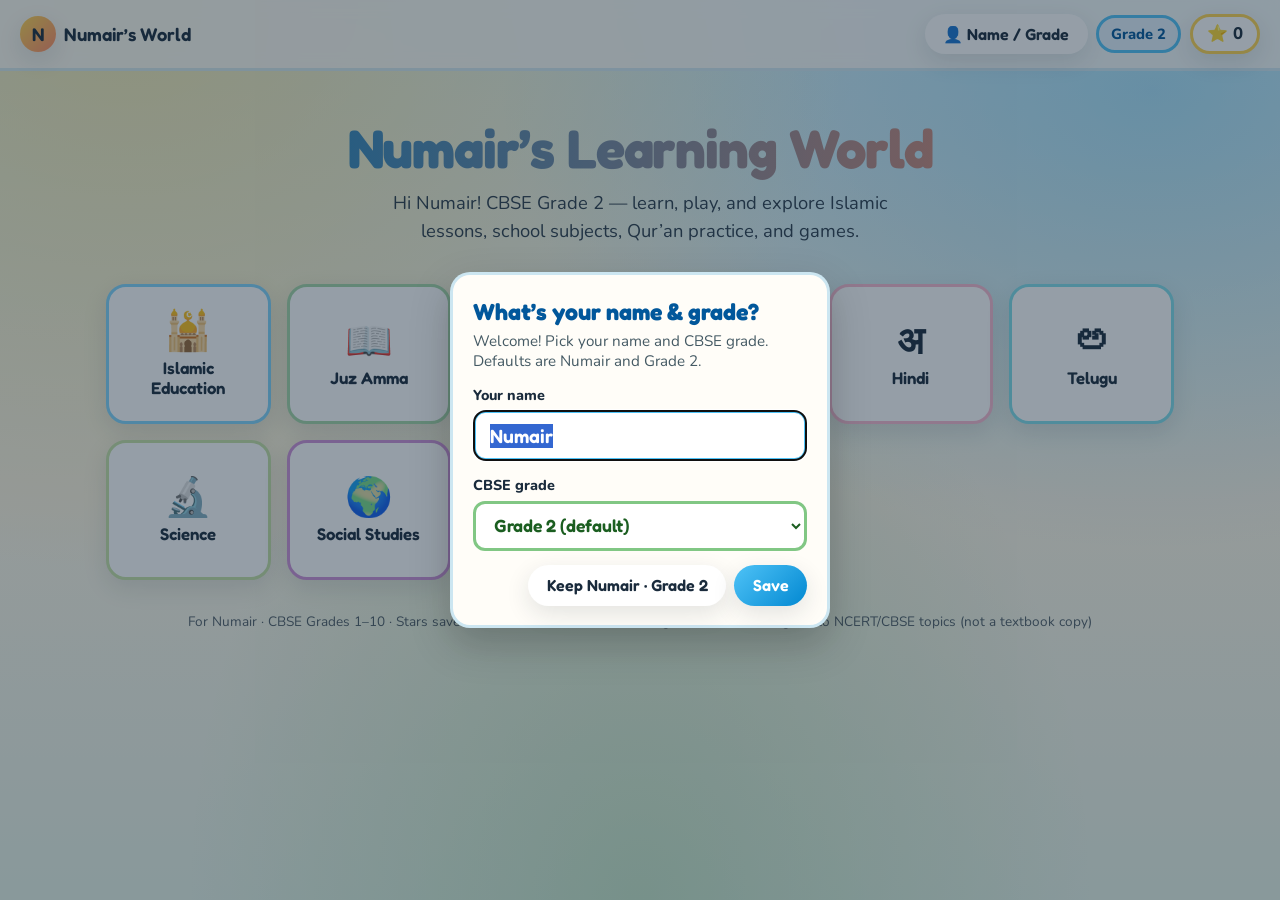
<file: index.html>
<!DOCTYPE html>
<html lang="en">
<head>
  <meta charset="UTF-8" />
  <meta name="viewport" content="width=device-width, initial-scale=1" />
  <title>Numair's Learning World</title>
  <link rel="preconnect" href="https://fonts.googleapis.com" />
  <link rel="preconnect" href="https://fonts.gstatic.com" crossorigin />
  <link href="https://fonts.googleapis.com/css2?family=Amiri:wght@400;700&family=Fredoka:wght@500;600;700&family=Nunito:wght@500;700;800&display=swap" rel="stylesheet" />
  <link rel="stylesheet" href="css/style.css" />
</head>
<body class="home-page">
  <header class="site-header">
    <a class="brand-link js-home" href="index.html">
      <span class="brand-mark" aria-hidden="true">N</span>
      <span><span class="js-kid-name-possessive">Numair’s</span> World</span>
    </a>
    <div class="header-tools">
      <button type="button" class="btn name-btn" id="btnChangeName" title="Change name or grade">👤 Name / Grade</button>
      <span class="grade-badge" title="CBSE grade"><span class="js-grade-label">Grade 2</span></span>
      <div class="stars-badge" title="Stars earned">⭐ <span id="starCount">0</span></div>
    </div>
  </header>

  <main class="page">
    <section class="hero">
      <h1><span class="js-kid-name-possessive">Numair’s</span> Learning World</h1>
      <p>Hi <span class="js-kid-name">Numair</span>! CBSE <span class="js-grade-label">Grade 2</span> — learn, play, and explore Islamic lessons, school subjects, Qur’an practice, and games.</p>
    </section>

    <nav class="tile-grid" aria-label="Main sections">
      <a class="tile" href="pages/islamic.html"><span class="icon" aria-hidden="true">🕌</span>Islamic Education</a>
      <a class="tile" href="pages/surahs.html"><span class="icon" aria-hidden="true">📖</span>Juz Amma</a>
      <a class="tile" href="pages/maths.html"><span class="icon" aria-hidden="true">🔢</span>Maths</a>
      <a class="tile" href="pages/english.html"><span class="icon" aria-hidden="true">Aa</span>English</a>
      <a class="tile" href="pages/hindi.html"><span class="icon" aria-hidden="true">अ</span>Hindi</a>
      <a class="tile" href="pages/telugu.html"><span class="icon" aria-hidden="true">అ</span>Telugu</a>
      <a class="tile" href="pages/science.html"><span class="icon" aria-hidden="true">🔬</span>Science</a>
      <a class="tile" href="pages/social-studies.html"><span class="icon" aria-hidden="true">🌍</span>Social Studies</a>
      <a class="tile" href="pages/gk.html"><span class="icon" aria-hidden="true">💡</span>General Knowledge</a>
      <a class="tile" href="pages/games.html"><span class="icon" aria-hidden="true">🎮</span>Games</a>
    </nav>

    <p class="footer-note">For <span class="js-kid-name">Numair</span> · CBSE Grades 1–10 · Stars saved on this device · Lessons are original summaries aligned to NCERT/CBSE topics (not a textbook copy)</p>
  </main>

  <script src="https://code.jquery.com/jquery-3.7.1.min.js"></script>
  <script src="js/app.js"></script>
</body>
</html>
</file>
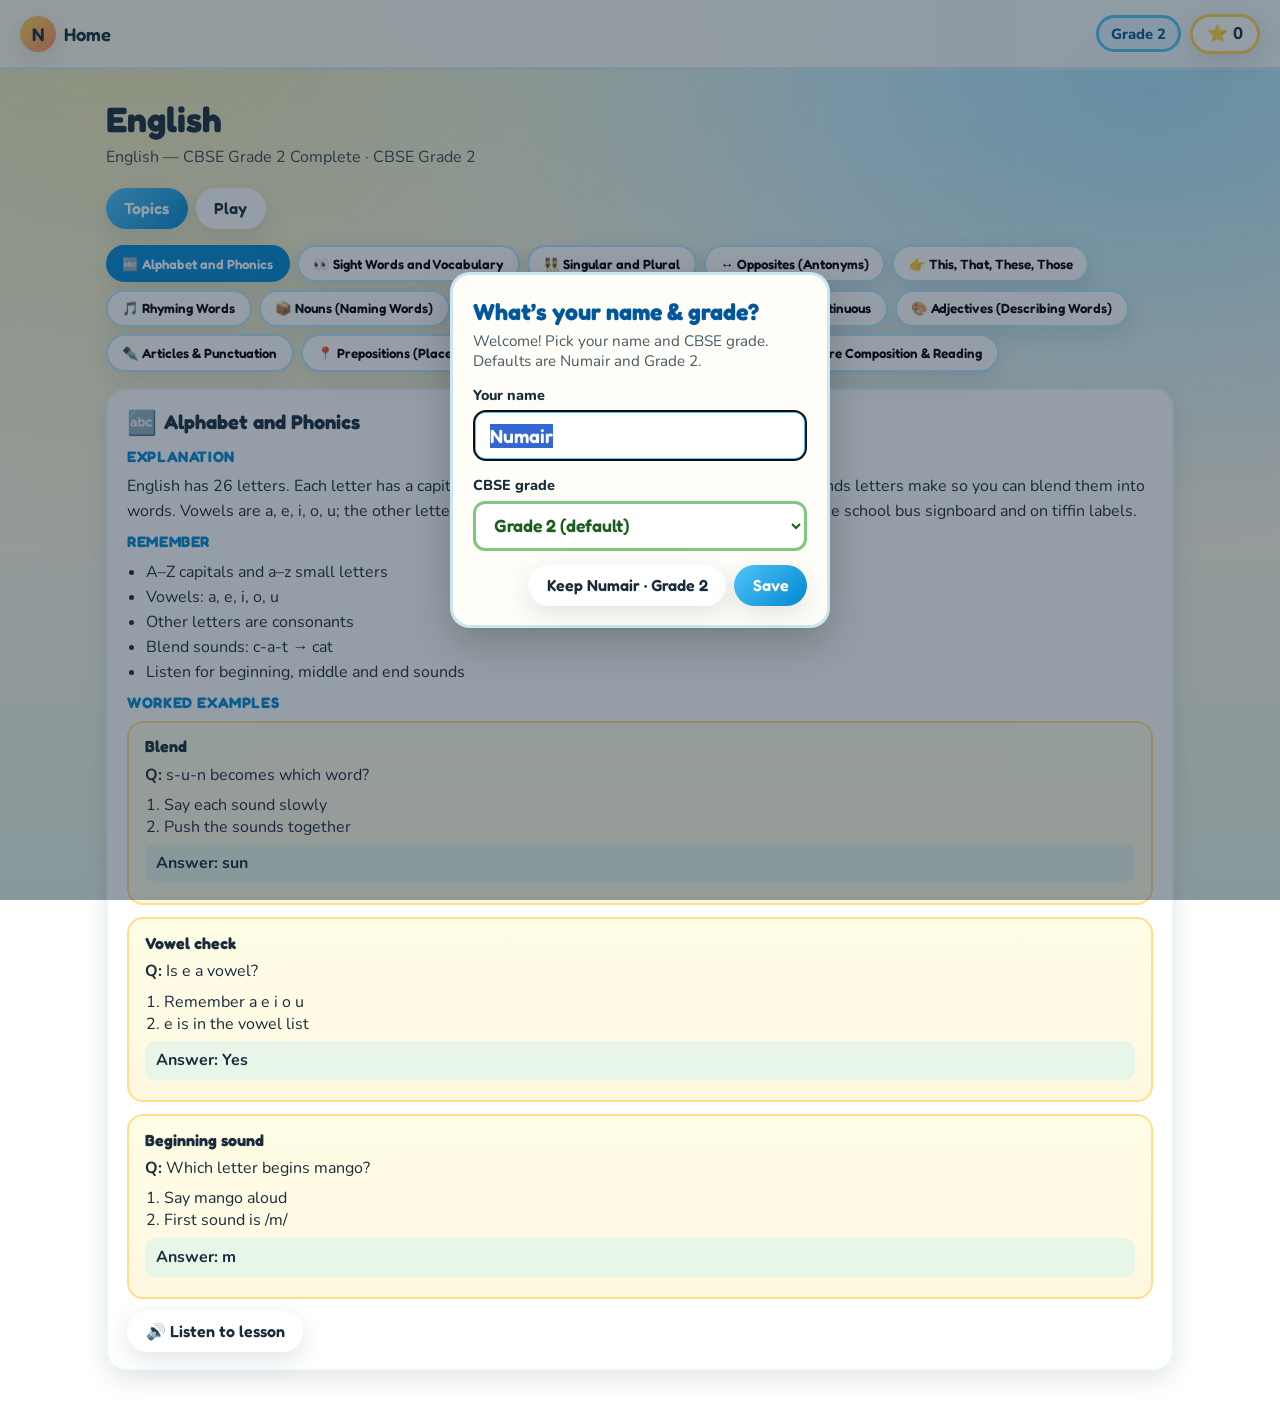
<file: pages/english.html>
<!DOCTYPE html>
<html lang="en">
<head>
  <meta charset="UTF-8" />
  <meta name="viewport" content="width=device-width, initial-scale=1" />
  <title>English — Numair</title>
  <link href="https://fonts.googleapis.com/css2?family=Fredoka:wght@500;600;700&family=Nunito:wght@500;700;800&display=swap" rel="stylesheet" />
  <link rel="stylesheet" href="../css/style.css" />
</head>
<body>
  <header class="site-header">
    <a class="brand-link js-home" href="../index.html"><span class="brand-mark">N</span><span>Home</span></a>
    <div class="header-tools">
      <span class="grade-badge"><span class="js-grade-label">Grade 2</span></span>
      <div class="stars-badge">⭐ <span id="starCount">0</span></div>
    </div>
  </header>
  <main class="page tabbed" id="subjectRoot">
    <h1 class="section-title">English</h1>
    <p class="section-sub" id="subjectSub">CBSE English for your grade.</p>
    <div class="tabs">
      <button type="button" class="tab-btn active" data-tab="topicsPanel">Topics</button>
      <button type="button" class="tab-btn" data-tab="playPanel">Play</button>
    </div>
    <div id="topicsPanel" class="panel active"><div data-role="learn"></div></div>
    <div id="playPanel" class="panel"><div data-role="play"></div></div>
  </main>
  <script src="https://code.jquery.com/jquery-3.7.1.min.js"></script>
  <script src="../js/app.js"></script>
  <script src="../js/learn-play.js"></script>
  <script>
    NumairApp.loadJSON(NumairApp.subjectHref("english.json")).done(function (data) {
      $("#subjectSub").text(
        (data.title || "English") +
          " · CBSE Grade " +
          NumairApp.getGrade() +
          (data.depth === "outline" ? " (topic outline + quiz)" : "")
      );
      LearnPlay.mount("#subjectRoot", data, {
        activityId: NumairApp.gradeActivityId("english-quiz"),
        lang: "en-US"
      });
    });
  </script>
</body>
</html>
</file>
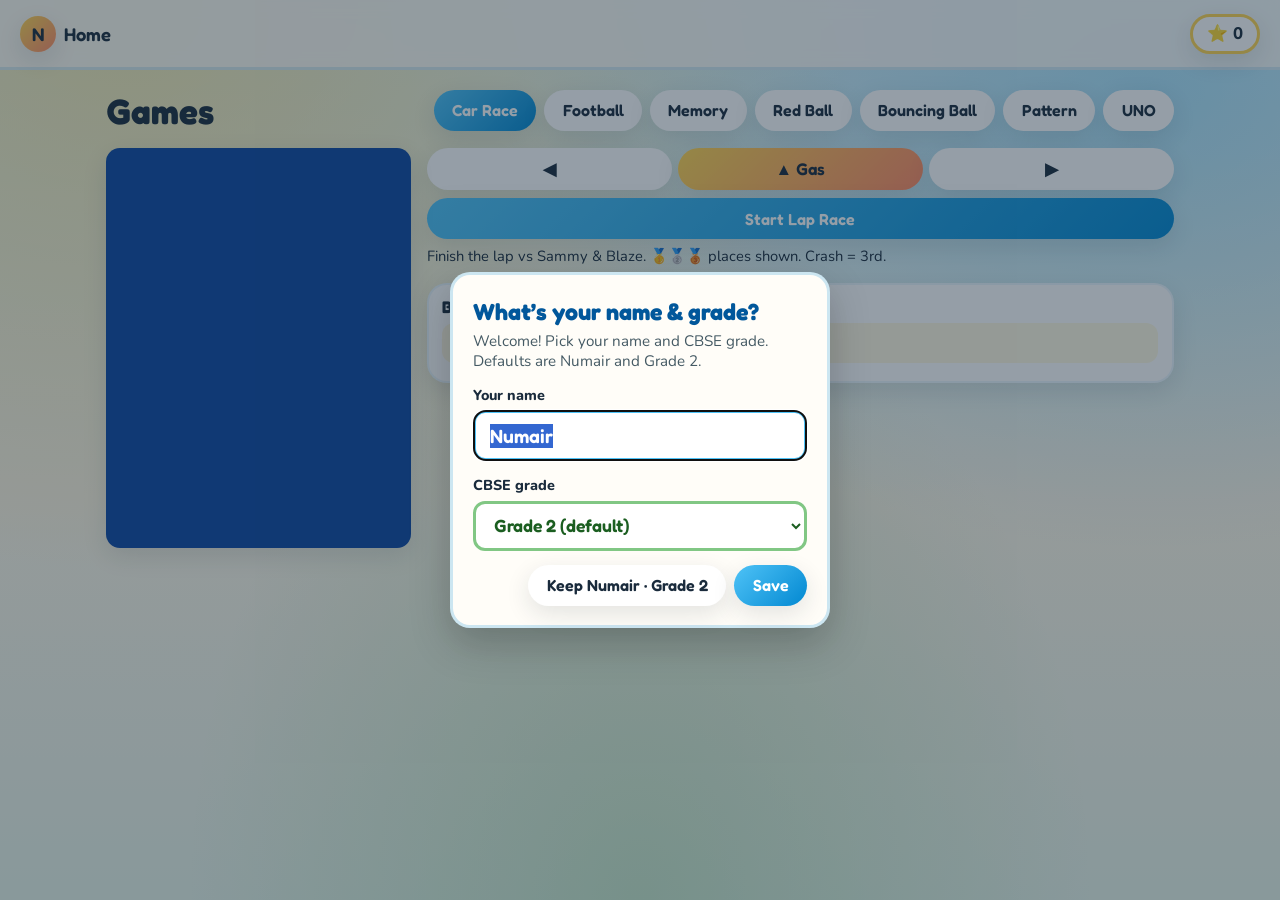
<file: pages/games.html>
<!DOCTYPE html>
<html lang="en">
<head>
  <meta charset="UTF-8" />
  <meta name="viewport" content="width=device-width, initial-scale=1" />
  <title>Games — Numair</title>
  <link href="https://fonts.googleapis.com/css2?family=Fredoka:wght@500;600;700&family=Nunito:wght@500;700;800&display=swap" rel="stylesheet" />
  <link rel="stylesheet" href="../css/style.css" />
</head>
<body>
  <header class="site-header">
    <a class="brand-link js-home" href="../index.html"><span class="brand-mark">N</span><span>Home</span></a>
    <div class="stars-badge">⭐ <span id="starCount">0</span></div>
  </header>
  <main class="page tabbed games-page">
    <div class="games-top">
      <h1 class="section-title">Games</h1>
      <div class="tabs">
        <button type="button" class="tab-btn active" data-tab="panelCar">Car Race</button>
        <button type="button" class="tab-btn" data-tab="panelFootball">Football</button>
        <button type="button" class="tab-btn" data-tab="panelMemory">Memory</button>
        <button type="button" class="tab-btn" data-tab="panelBounce">Red Ball</button>
        <button type="button" class="tab-btn" data-tab="panelBouncing">Bouncing Ball</button>
        <button type="button" class="tab-btn" data-tab="panelPattern">Pattern</button>
        <button type="button" class="tab-btn" data-tab="panelUno">UNO</button>
      </div>
    </div>

    <section id="panelCar" class="panel active">
      <div class="game-shell">
        <div class="game-stage">
          <canvas id="carCanvas" width="320" height="420" aria-label="Car race game"></canvas>
        </div>
        <aside class="game-side">
          <div class="touch-controls compact">
            <button type="button" class="btn" id="carLeft">◀</button>
            <button type="button" class="btn warn" id="carGas">▲ Gas</button>
            <button type="button" class="btn" id="carRight">▶</button>
          </div>
          <button type="button" class="btn primary btn-block" id="carStart">Start Lap Race</button>
          <p class="game-hint">Finish the lap vs Sammy &amp; Blaze. 🥇🥈🥉 places shown. Crash = 3rd.</p>
          <div id="carPodium" class="car-podium"></div>
          <div class="card rank-card">
            <h3>Best places</h3>
            <ol class="rank-list" id="carRanks"></ol>
          </div>
        </aside>
      </div>
    </section>

    <section id="panelFootball" class="panel">
      <div class="game-shell">
        <div class="game-stage pitch-stage">
          <canvas id="fbCanvas" width="320" height="360" aria-label="Football penalty game"></canvas>
        </div>
        <aside class="game-side">
          <div class="level-pills compact">
            <button type="button" class="btn level-btn active" data-level="easy">Easy</button>
            <button type="button" class="btn level-btn" data-level="medium">Medium</button>
            <button type="button" class="btn level-btn" data-level="hard">Hard</button>
          </div>
          <div id="goalGrid" class="goal-grid compact"></div>
          <p id="fbScore" class="game-score">Goals: 0 / Shots: 0</p>
          <p id="fbMsg" class="game-hint">Tap goal on canvas or buttons, then Shoot!</p>
          <div class="actions game-actions">
            <button type="button" class="btn primary" id="btnShoot">Shoot!</button>
            <button type="button" class="btn" id="btnFbRestart">New</button>
          </div>
          <div class="card rank-card">
            <h3>Ranking</h3>
            <ol class="rank-list" id="fbRanks"></ol>
          </div>
        </aside>
      </div>
    </section>

    <section id="panelMemory" class="panel">
      <div class="game-shell brain-shell">
        <div class="brain-stage">
          <div id="memBoard" class="mem-board" aria-label="Memory match board"></div>
          <p class="game-hint mem-empty-hint" id="memEmptyHint">Loading cards… Tap New game if you see none.</p>
        </div>
        <aside class="game-side">
          <div class="level-pills compact">
            <button type="button" class="btn mem-level" data-level="easy">Easy</button>
            <button type="button" class="btn mem-level active" data-level="medium">Medium</button>
            <button type="button" class="btn mem-level" data-level="hard">Hard</button>
          </div>
          <p id="memMoves" class="game-score">Moves: 0</p>
          <p id="memPairs" class="game-score">Pairs: 0 / 6</p>
          <p id="memMsg" class="game-hint">Find matching pairs!</p>
          <button type="button" class="btn primary btn-block" id="memRestart">New game</button>
          <div class="card rank-card">
            <h3>Ranking</h3>
            <ol class="rank-list" id="memRanks"></ol>
          </div>
        </aside>
      </div>
    </section>

    <section id="panelBounce" class="panel">
      <div class="game-shell">
        <div class="game-stage">
          <canvas id="bounceCanvas" width="320" height="420" aria-label="Red ball paddle game"></canvas>
        </div>
        <aside class="game-side">
          <div class="touch-controls compact">
            <button type="button" class="btn" id="bounceLeft">◀</button>
            <button type="button" class="btn" id="bounceRight">▶</button>
          </div>
          <button type="button" class="btn primary btn-block" id="bounceStart">Start Red Ball</button>
          <p id="bounceScore" class="game-score">Score: 0</p>
          <p class="game-hint">Move the paddle. Keep the red ball bouncing! 3 lives.</p>
          <div class="card rank-card">
            <h3>Ranking</h3>
            <ol class="rank-list" id="bounceRanks"></ol>
          </div>
        </aside>
      </div>
    </section>

    <section id="panelBouncing" class="panel">
      <div class="game-shell">
        <div class="game-stage">
          <canvas id="bouncingCanvas" width="320" height="420" aria-label="Bouncing Ball adventure"></canvas>
        </div>
        <aside class="game-side">
          <div class="touch-controls compact">
            <button type="button" class="btn" id="bbLeft">◀</button>
            <button type="button" class="btn warn" id="bbJump">▲ Bounce</button>
            <button type="button" class="btn" id="bbRight">▶</button>
          </div>
          <button type="button" class="btn primary btn-block" id="bbStart">Start Bouncing Ball</button>
          <p id="bbScore" class="game-score">Score: 0 · 🪙 0 · 💎 0</p>
          <p class="game-hint">◀ ▶ steer · ▲ / Space / Bounce for extra lift anytime. Grab 🪙 coins &amp; 💎 diamonds. Pits &amp; water = game over!</p>
          <div class="card rank-card">
            <h3>Ranking</h3>
            <ol class="rank-list" id="bbRanks"></ol>
          </div>
        </aside>
      </div>
    </section>

    <section id="panelPattern" class="panel">
      <div class="game-shell brain-shell">
        <div class="brain-stage">
          <div id="seqBoard" class="seq-board" aria-label="Pattern sequence pads"></div>
        </div>
        <aside class="game-side">
          <div class="level-pills compact">
            <button type="button" class="btn seq-level" data-level="easy">Easy</button>
            <button type="button" class="btn seq-level active" data-level="medium">Medium</button>
            <button type="button" class="btn seq-level" data-level="hard">Hard</button>
          </div>
          <p id="seqRound" class="game-score">Round: 0</p>
          <p id="seqBest" class="game-score">Best: 0</p>
          <p id="seqMsg" class="game-hint">Watch the lights, then repeat!</p>
          <button type="button" class="btn primary btn-block" id="seqStart">Start pattern</button>
          <div class="card rank-card">
            <h3>Ranking</h3>
            <ol class="rank-list" id="seqRanks"></ol>
          </div>
        </aside>
      </div>
    </section>

    <section id="panelUno" class="panel">
      <div class="game-shell brain-shell">
        <div class="brain-stage uno-stage">
          <p class="uno-bot-label"><span id="unoBotCount">Bot cards: 7</span></p>
          <div class="uno-table">
            <div id="unoTop" class="uno-top"></div>
            <p id="unoColor" class="game-score">Color: -</p>
          </div>
          <div id="unoColorPick" class="uno-color-pick" style="display:none;">
            <button type="button" class="uno-color-btn" data-color="red" style="background:#e53935">Red</button>
            <button type="button" class="uno-color-btn" data-color="yellow" style="background:#fdd835;color:#333">Yellow</button>
            <button type="button" class="uno-color-btn" data-color="green" style="background:#43a047">Green</button>
            <button type="button" class="uno-color-btn" data-color="blue" style="background:#1e88e5">Blue</button>
          </div>
          <div id="unoHand" class="uno-hand" aria-label="Your UNO cards"></div>
        </div>
        <aside class="game-side">
          <p id="unoMsg" class="game-hint">Match color or number!</p>
          <button type="button" class="btn warn btn-block" id="unoDraw">Draw card</button>
          <button type="button" class="btn primary btn-block" id="unoRestart">New UNO game</button>
          <p class="game-hint">Kids rules: match color/number. Wild picks color. Skip &amp; +2 included. First to empty hand wins!</p>
          <div class="card rank-card">
            <h3>Wins</h3>
            <ol class="rank-list" id="unoRanks"></ol>
          </div>
        </aside>
      </div>
    </section>
  </main>
  <script src="https://code.jquery.com/jquery-3.7.1.min.js"></script>
  <script src="../js/app.js"></script>
  <script src="../js/games/car-race.js"></script>
  <script src="../js/games/football.js"></script>
  <script src="../js/games/memory-match.js"></script>
  <script src="../js/games/bounce-ball.js"></script>
  <script src="../js/games/bouncing-ball.js"></script>
  <script src="../js/games/pattern-seq.js"></script>
  <script src="../js/games/uno.js"></script>
  <script>
    (function () {
      function safeInit(name, fn) {
        try {
          fn();
        } catch (err) {
          console.error(name + " failed", err);
          if (window.NumairApp) NumairApp.celebrate(name + " needs a refresh");
        }
      }

      var canvas = document.getElementById("carCanvas");
      var game = null;
      var bounce = null;
      var bounceCanvas = document.getElementById("bounceCanvas");
      var bb = null;
      var bbCanvas = document.getElementById("bouncingCanvas");

      function activePanelId() {
        var $p = $(".games-page > .panel.active");
        return $p.length ? $p.attr("id") : "";
      }

      function placeLabel(p) {
        return p === 1 ? "🥇 1st" : p === 2 ? "🥈 2nd" : "🥉 3rd";
      }

      function showCarRanks(list) {
        var html = "";
        (list || NumairApp.getRankings("carRacePlaces")).forEach(function (r, i) {
          html += "<li><span>#" + (i + 1) + " " + r.name + "</span><span>" + placeLabel(r.score) + "</span></li>";
        });
        $("#carRanks").html(html || "<li>No races yet</li>");
      }

      function showPodium(standings) {
        var html = "<strong>Results</strong><ul class='rank-list'>";
        standings.forEach(function (s) {
          html +=
            "<li><span>" +
            placeLabel(s.place) +
            " " +
            s.name +
            (s.isPlayer ? " (You)" : "") +
            "</span></li>";
        });
        html += "</ul>";
        $("#carPodium").html(html);
      }

      function showBounceRanks(list) {
        var html = "";
        (list || NumairApp.getRankings("bounceBall")).forEach(function (r, i) {
          html += "<li><span>#" + (i + 1) + " " + r.name + "</span><span>" + r.score + "</span></li>";
        });
        $("#bounceRanks").html(html || "<li>No scores yet</li>");
      }

      function showBbRanks(list) {
        var html = "";
        (list || NumairApp.getRankings("bouncingBall")).forEach(function (r, i) {
          html += "<li><span>#" + (i + 1) + " " + r.name + "</span><span>" + r.score + "</span></li>";
        });
        $("#bbRanks").html(html || "<li>No scores yet</li>");
      }

      function bindHold(id, setter) {
        var el = document.getElementById(id);
        if (!el) return;
        function down(e) {
          e.preventDefault();
          setter(true);
        }
        function up(e) {
          e.preventDefault();
          setter(false);
        }
        el.addEventListener("mousedown", down);
        el.addEventListener("mouseup", up);
        el.addEventListener("mouseleave", up);
        el.addEventListener("touchstart", down, { passive: false });
        el.addEventListener("touchend", up);
      }

      $("#carStart").on("click", function () {
        if (game) game.stop();
        $("#carPodium").empty();
        game = new CarRace(canvas, {
          onFinish: function (result) {
            showPodium(result.standings);
            var place = result.playerPlace || 3;
            var list = NumairApp.saveRanking("carRacePlaces", {
              name: NumairApp.getNickname(),
              score: 4 - place
            });
            showCarRanks(
              list.map(function (r) {
                return { name: r.name, score: 4 - r.score };
              })
            );
            if (place === 1) {
              NumairApp.addStars(3, "car-lap-1st-" + Date.now());
              NumairApp.celebrate("🥇 First place!");
            } else if (place === 2) {
              NumairApp.addStars(2, "car-lap-2nd-" + Date.now());
              NumairApp.celebrate("🥈 Second place!");
            } else {
              NumairApp.addStars(1, "car-lap-3rd-" + Date.now());
              NumairApp.celebrate("🥉 Third place!");
            }
          }
        });
        game.start();
      });

      $("#bounceStart").on("click", function () {
        if (bounce) bounce.stop();
        bounce = new BounceBall(bounceCanvas, {
          onGameOver: function (score) {
            $("#bounceScore").text("Score: " + score);
            var list = NumairApp.saveRanking("bounceBall", {
              name: NumairApp.getNickname(),
              score: score
            });
            showBounceRanks(list);
            if (score >= 80) NumairApp.addStars(2, "bounce-" + score + "-" + Date.now());
            else if (score >= 30) NumairApp.addStars(1, "bounce-" + score + "-" + Date.now());
            NumairApp.celebrate("Bounce score: " + score);
          }
        });
        bounce.start();
        $("#bounceScore").text("Score: 0");
      });

      $("#bbStart").on("click", function () {
        if (bb) bb.stop();
        bb = new BouncingBallGame(bbCanvas, {
          onGameOver: function (result) {
            $("#bbScore").text(
              "Score: " + result.score + " · 🪙 " + result.coins + " · 💎 " + result.diamonds
            );
            var list = NumairApp.saveRanking("bouncingBall", {
              name: NumairApp.getNickname(),
              score: result.score
            });
            showBbRanks(list);
            if (result.score >= 120) NumairApp.addStars(2, "bb-" + result.score + "-" + Date.now());
            else if (result.score >= 40) NumairApp.addStars(1, "bb-" + result.score + "-" + Date.now());
            var tip = result.reason === "water" ? "Splash!" : "Pit fall!";
            NumairApp.celebrate(tip + " Score " + result.score);
          }
        });
        bb.start();
        $("#bbScore").text("Score: 0 · 🪙 0 · 💎 0");
      });

      // Live score while playing Bouncing Ball
      setInterval(function () {
        if (bb && bb.running) {
          $("#bbScore").text(
            "Score: " + bb.score + " · 🪙 " + bb.coins + " · 💎 " + bb.diamonds
          );
        }
      }, 400);

      window.addEventListener("keydown", function (e) {
        var panel = activePanelId();
        var up = e.key === "ArrowUp" || e.key === " " || e.key === "w" || e.key === "W";
        if (panel === "panelCar" && game) {
          if (e.key === "ArrowLeft") game.setInput("left", true);
          if (e.key === "ArrowRight") game.setInput("right", true);
          if (up) {
            e.preventDefault();
            game.setInput("accel", true);
          }
        }
        if (panel === "panelBounce" && bounce && bounce.running) {
          if (e.key === "ArrowLeft") bounce.setInput("left", true);
          if (e.key === "ArrowRight") bounce.setInput("right", true);
        }
        // Accept keys whenever Bouncing Ball is running (even if tab focus is fuzzy)
        if (bb && bb.running && (panel === "panelBouncing" || panel === "")) {
          if (e.key === "ArrowLeft") bb.setInput("left", true);
          if (e.key === "ArrowRight") bb.setInput("right", true);
          if (up) {
            e.preventDefault();
            bb.setInput("jump", true);
          }
        }
      });
      window.addEventListener("keyup", function (e) {
        var up = e.key === "ArrowUp" || e.key === " " || e.key === "w" || e.key === "W";
        if (game) {
          if (e.key === "ArrowLeft") game.setInput("left", false);
          if (e.key === "ArrowRight") game.setInput("right", false);
          if (up) game.setInput("accel", false);
        }
        if (bounce) {
          if (e.key === "ArrowLeft") bounce.setInput("left", false);
          if (e.key === "ArrowRight") bounce.setInput("right", false);
        }
        if (bb) {
          if (e.key === "ArrowLeft") bb.setInput("left", false);
          if (e.key === "ArrowRight") bb.setInput("right", false);
          if (up) bb.setInput("jump", false);
        }
      });

      bindHold("carLeft", function (d) {
        if (game) game.setInput("left", d);
      });
      bindHold("carRight", function (d) {
        if (game) game.setInput("right", d);
      });
      bindHold("carGas", function (d) {
        if (game) game.setInput("accel", d);
      });
      bindHold("bounceLeft", function (d) {
        if (bounce) bounce.setInput("left", d);
      });
      bindHold("bounceRight", function (d) {
        if (bounce) bounce.setInput("right", d);
      });
      bindHold("bbLeft", function (d) {
        if (bb) bb.setInput("left", d);
      });
      bindHold("bbRight", function (d) {
        if (bb) bb.setInput("right", d);
      });
      bindHold("bbJump", function (d) {
        if (bb) bb.setInput("jump", d);
      });

      var raw = NumairApp.getRankings("carRacePlaces").map(function (r) {
        return { name: r.name, score: 4 - r.score };
      });
      showCarRanks(raw);
      showBounceRanks();
      showBbRanks();

      if (bounceCanvas) {
        bounce = new BounceBall(bounceCanvas, {});
        bounce.drawIdle();
      }
      if (bbCanvas) {
        bb = new BouncingBallGame(bbCanvas, {});
        bb.drawIdle();
      }

      safeInit("Football", function () {
        FootballGame.init();
      });
      safeInit("Memory", function () {
        MemoryMatch.init();
        if ($("#memBoard .mem-card").length) $("#memEmptyHint").hide();
      });
      safeInit("Pattern", function () {
        PatternSeq.init();
      });
      safeInit("UNO", function () {
        UnoKids.init();
      });

      $('.tab-btn[data-tab="panelMemory"]').on("click", function () {
        setTimeout(function () {
          if (!$("#memBoard .mem-card").length) MemoryMatch.start($(".mem-level.active").data("level") || "medium");
          if ($("#memBoard .mem-card").length) $("#memEmptyHint").hide();
        }, 30);
      });
    })();
  </script>
</body>
</html>
</file>
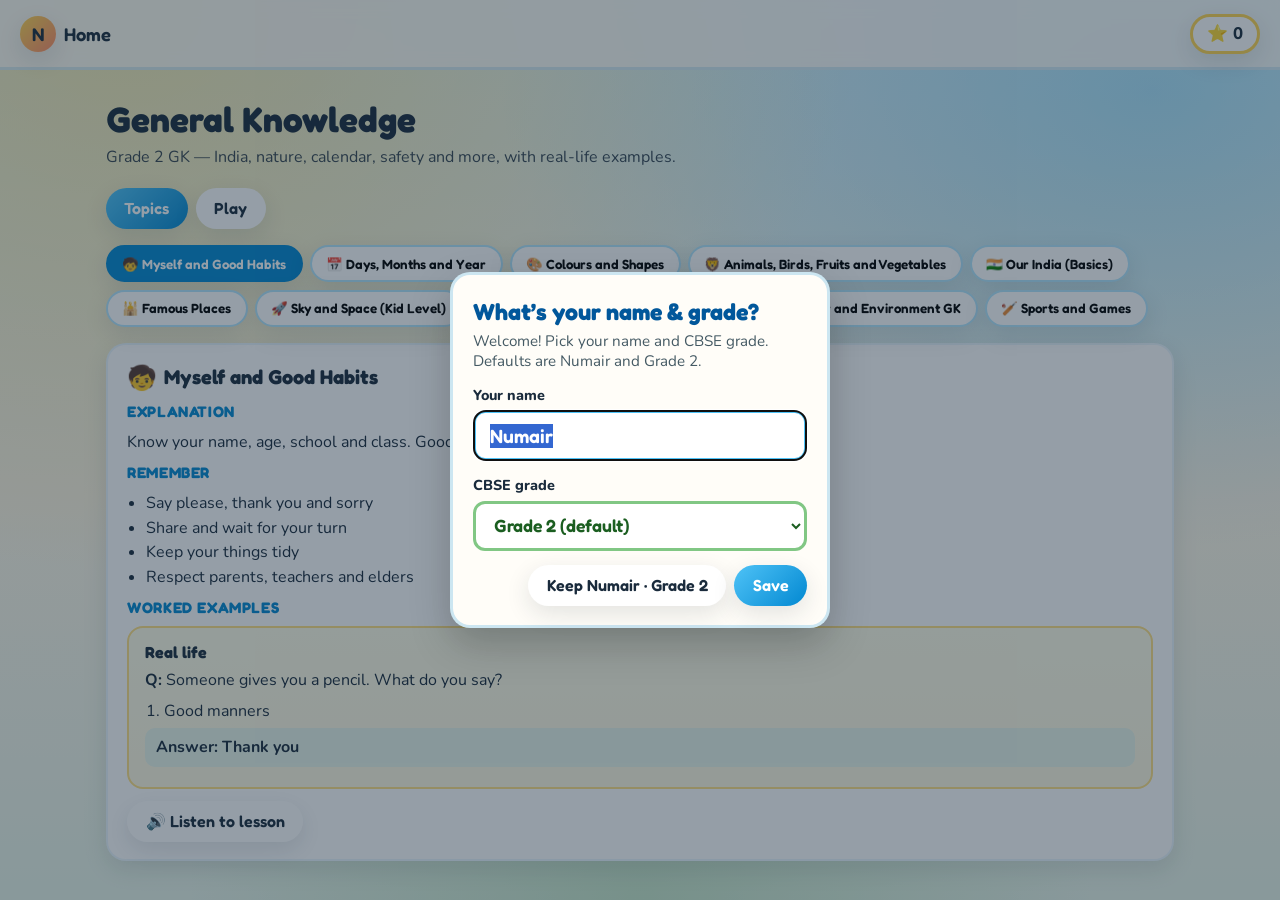
<file: pages/gk.html>
<!DOCTYPE html>
<html lang="en">
<head>
  <meta charset="UTF-8" />
  <meta name="viewport" content="width=device-width, initial-scale=1" />
  <title>GK — Numair</title>
  <link href="https://fonts.googleapis.com/css2?family=Fredoka:wght@500;600;700&family=Nunito:wght@500;700;800&display=swap" rel="stylesheet" />
  <link rel="stylesheet" href="../css/style.css" />
</head>
<body>
  <header class="site-header">
    <a class="brand-link js-home" href="../index.html"><span class="brand-mark">N</span><span>Home</span></a>
    <div class="stars-badge">⭐ <span id="starCount">0</span></div>
  </header>
  <main class="page tabbed" id="subjectRoot">
    <h1 class="section-title">General Knowledge</h1>
    <p class="section-sub">Grade 2 GK — India, nature, calendar, safety and more, with real-life examples.</p>
    <div class="tabs">
      <button type="button" class="tab-btn active" data-tab="topicsPanel">Topics</button>
      <button type="button" class="tab-btn" data-tab="playPanel">Play</button>
    </div>
    <div id="topicsPanel" class="panel active"><div data-role="learn"></div></div>
    <div id="playPanel" class="panel"><div data-role="play"></div></div>
  </main>
  <script src="https://code.jquery.com/jquery-3.7.1.min.js"></script>
  <script src="../js/app.js"></script>
  <script src="../js/learn-play.js"></script>
  <script>
    NumairApp.loadJSON(NumairApp.dataHref("gk.json")).done(function (data) {
      LearnPlay.mount("#subjectRoot", data, { activityId: "gk-quiz", lang: "en-US" });
    });
  </script>
</body>
</html>
</file>
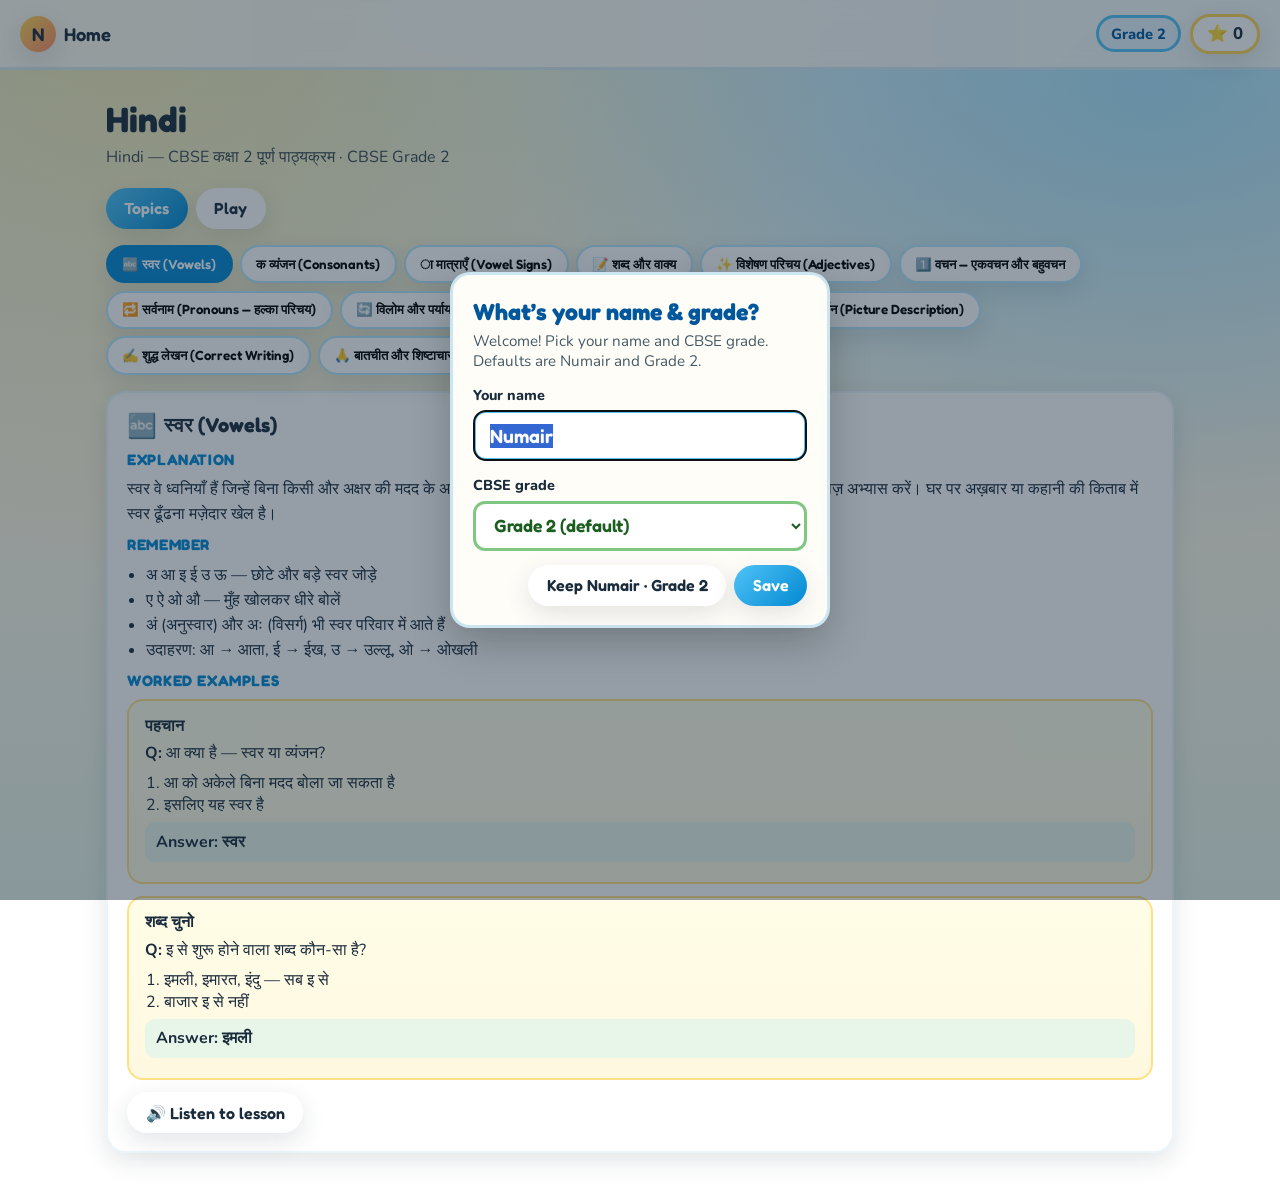
<file: pages/hindi.html>
<!DOCTYPE html>
<html lang="en">
<head>
  <meta charset="UTF-8" />
  <meta name="viewport" content="width=device-width, initial-scale=1" />
  <title>Hindi — Numair</title>
  <link href="https://fonts.googleapis.com/css2?family=Fredoka:wght@500;600;700&family=Nunito:wght@500;700;800&display=swap" rel="stylesheet" />
  <link rel="stylesheet" href="../css/style.css" />
</head>
<body>
  <header class="site-header">
    <a class="brand-link js-home" href="../index.html"><span class="brand-mark">N</span><span>Home</span></a>
    <div class="header-tools">
      <span class="grade-badge"><span class="js-grade-label">Grade 2</span></span>
      <div class="stars-badge">⭐ <span id="starCount">0</span></div>
    </div>
  </header>
  <main class="page tabbed" id="subjectRoot">
    <h1 class="section-title">Hindi</h1>
    <p class="section-sub" id="subjectSub">CBSE Hindi for your grade.</p>
    <div class="tabs">
      <button type="button" class="tab-btn active" data-tab="topicsPanel">Topics</button>
      <button type="button" class="tab-btn" data-tab="playPanel">Play</button>
    </div>
    <div id="topicsPanel" class="panel active"><div data-role="learn"></div></div>
    <div id="playPanel" class="panel"><div data-role="play"></div></div>
  </main>
  <script src="https://code.jquery.com/jquery-3.7.1.min.js"></script>
  <script src="../js/app.js"></script>
  <script src="../js/learn-play.js"></script>
  <script>
    NumairApp.loadJSON(NumairApp.subjectHref("hindi.json")).done(function (data) {
      $("#subjectSub").text(
        (data.title || "Hindi") +
          " · CBSE Grade " +
          NumairApp.getGrade() +
          (data.depth === "outline" ? " (topic outline + quiz)" : "")
      );
      LearnPlay.mount("#subjectRoot", data, {
        activityId: NumairApp.gradeActivityId("hindi-quiz"),
        lang: "hi-IN"
      });
    });
  </script>
</body>
</html>
</file>
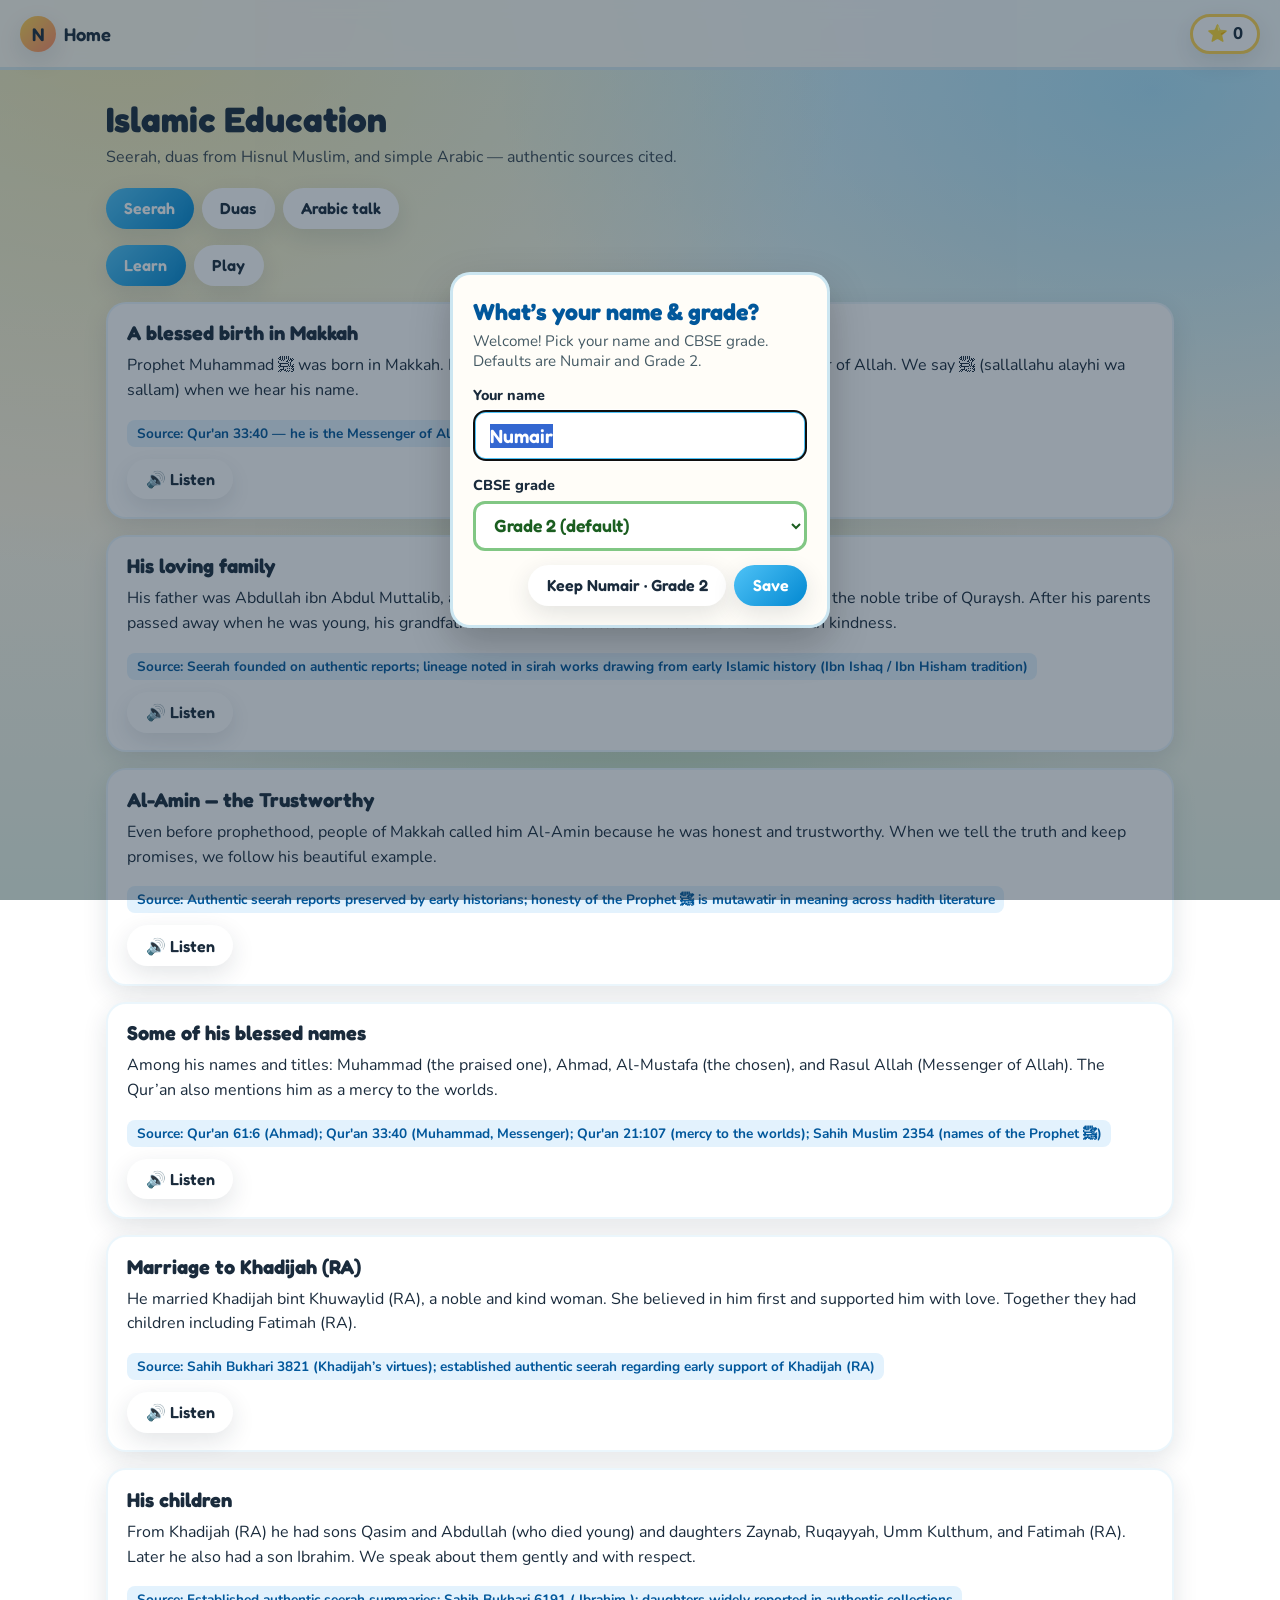
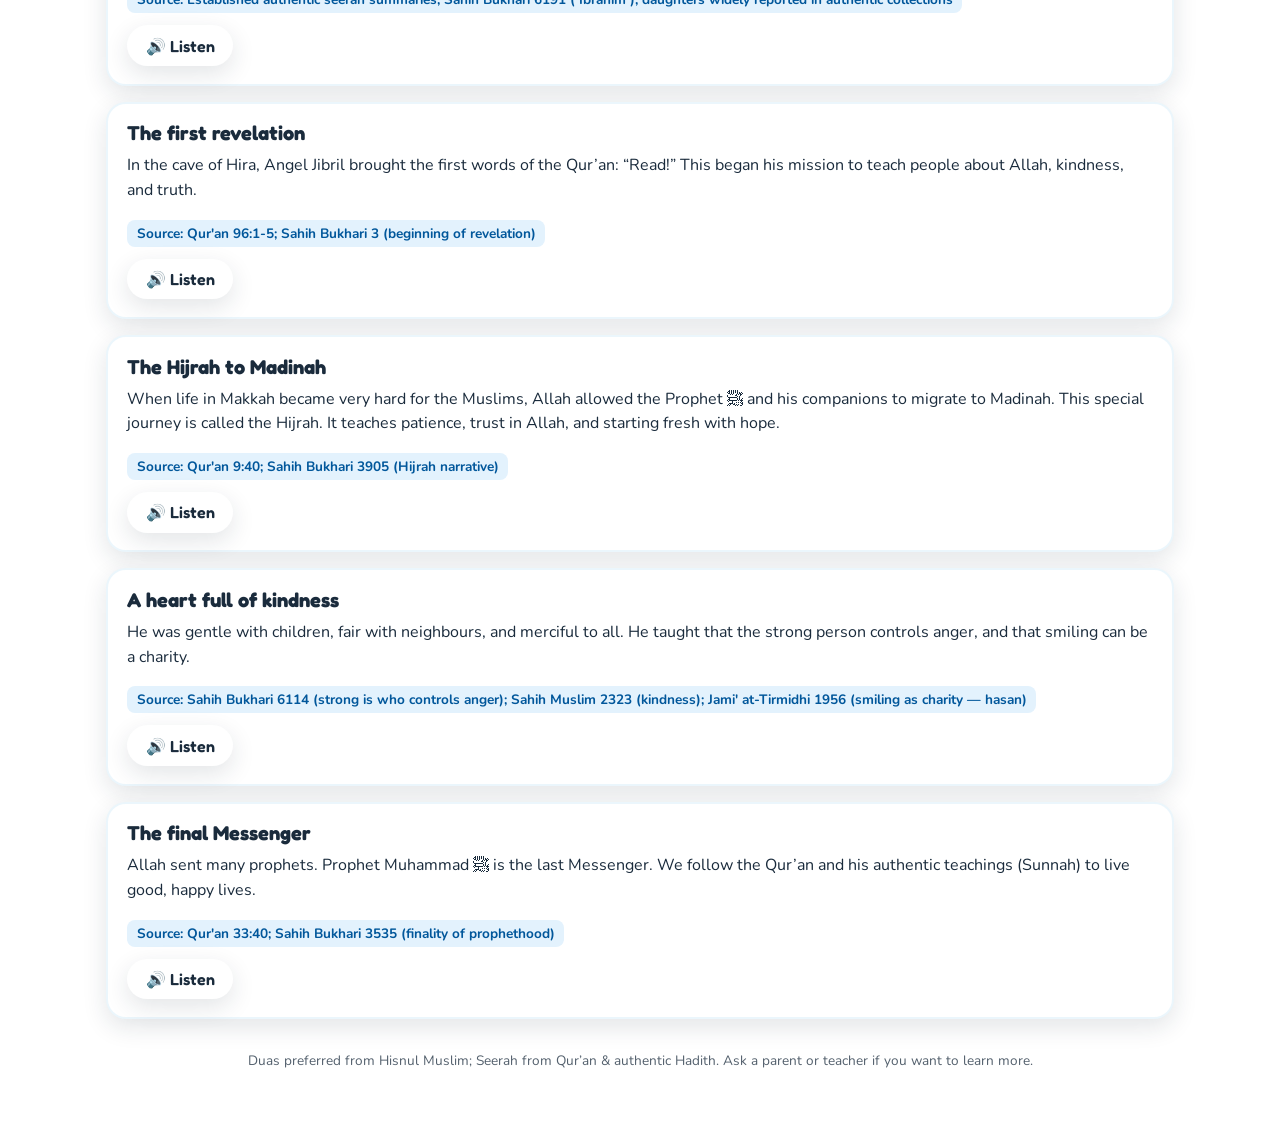
<file: pages/islamic.html>
<!DOCTYPE html>
<html lang="en">
<head>
  <meta charset="UTF-8" />
  <meta name="viewport" content="width=device-width, initial-scale=1" />
  <title>Islamic Education — Numair</title>
  <link href="https://fonts.googleapis.com/css2?family=Amiri:wght@400;700&family=Fredoka:wght@500;600;700&family=Nunito:wght@500;700;800&display=swap" rel="stylesheet" />
  <link rel="stylesheet" href="../css/style.css" />
</head>
<body>
  <header class="site-header">
    <a class="brand-link js-home" href="../index.html"><span class="brand-mark">N</span><span>Home</span></a>
    <div class="stars-badge">⭐ <span id="starCount">0</span></div>
  </header>
  <main class="page tabbed">
    <h1 class="section-title">Islamic Education</h1>
    <p class="section-sub">Seerah, duas from Hisnul Muslim, and simple Arabic — authentic sources cited.</p>
    <div class="tabs">
      <button type="button" class="tab-btn active" data-tab="panelSeerah">Seerah</button>
      <button type="button" class="tab-btn" data-tab="panelDuas">Duas</button>
      <button type="button" class="tab-btn" data-tab="panelArabic">Arabic talk</button>
    </div>

    <section id="panelSeerah" class="panel active tabbed">
      <div class="tabs">
        <button type="button" class="tab-btn active" data-tab="seerahLearn">Learn</button>
        <button type="button" class="tab-btn" data-tab="seerahPlay">Play</button>
      </div>
      <div id="seerahLearn" class="panel active"></div>
      <div id="seerahPlay" class="panel"></div>
    </section>

    <section id="panelDuas" class="panel tabbed">
      <div class="tabs">
        <button type="button" class="tab-btn active" data-tab="duasLearn">Learn</button>
        <button type="button" class="tab-btn" data-tab="duasPlay">Play</button>
      </div>
      <div id="duasLearn" class="panel active"></div>
      <div id="duasPlay" class="panel"></div>
    </section>

    <section id="panelArabic" class="panel tabbed">
      <div class="tabs">
        <button type="button" class="tab-btn active" data-tab="arabicLearn">Learn</button>
        <button type="button" class="tab-btn" data-tab="arabicPlay">Play</button>
      </div>
      <div id="arabicLearn" class="panel active"></div>
      <div id="arabicPlay" class="panel"></div>
    </section>

    <p class="footer-note">Duas preferred from Hisnul Muslim; Seerah from Qur’an & authentic Hadith. Ask a parent or teacher if you want to learn more.</p>
  </main>
  <script src="https://code.jquery.com/jquery-3.7.1.min.js"></script>
  <script src="../js/app.js"></script>
  <script src="../js/islamic.js"></script>
</body>
</html>
</file>
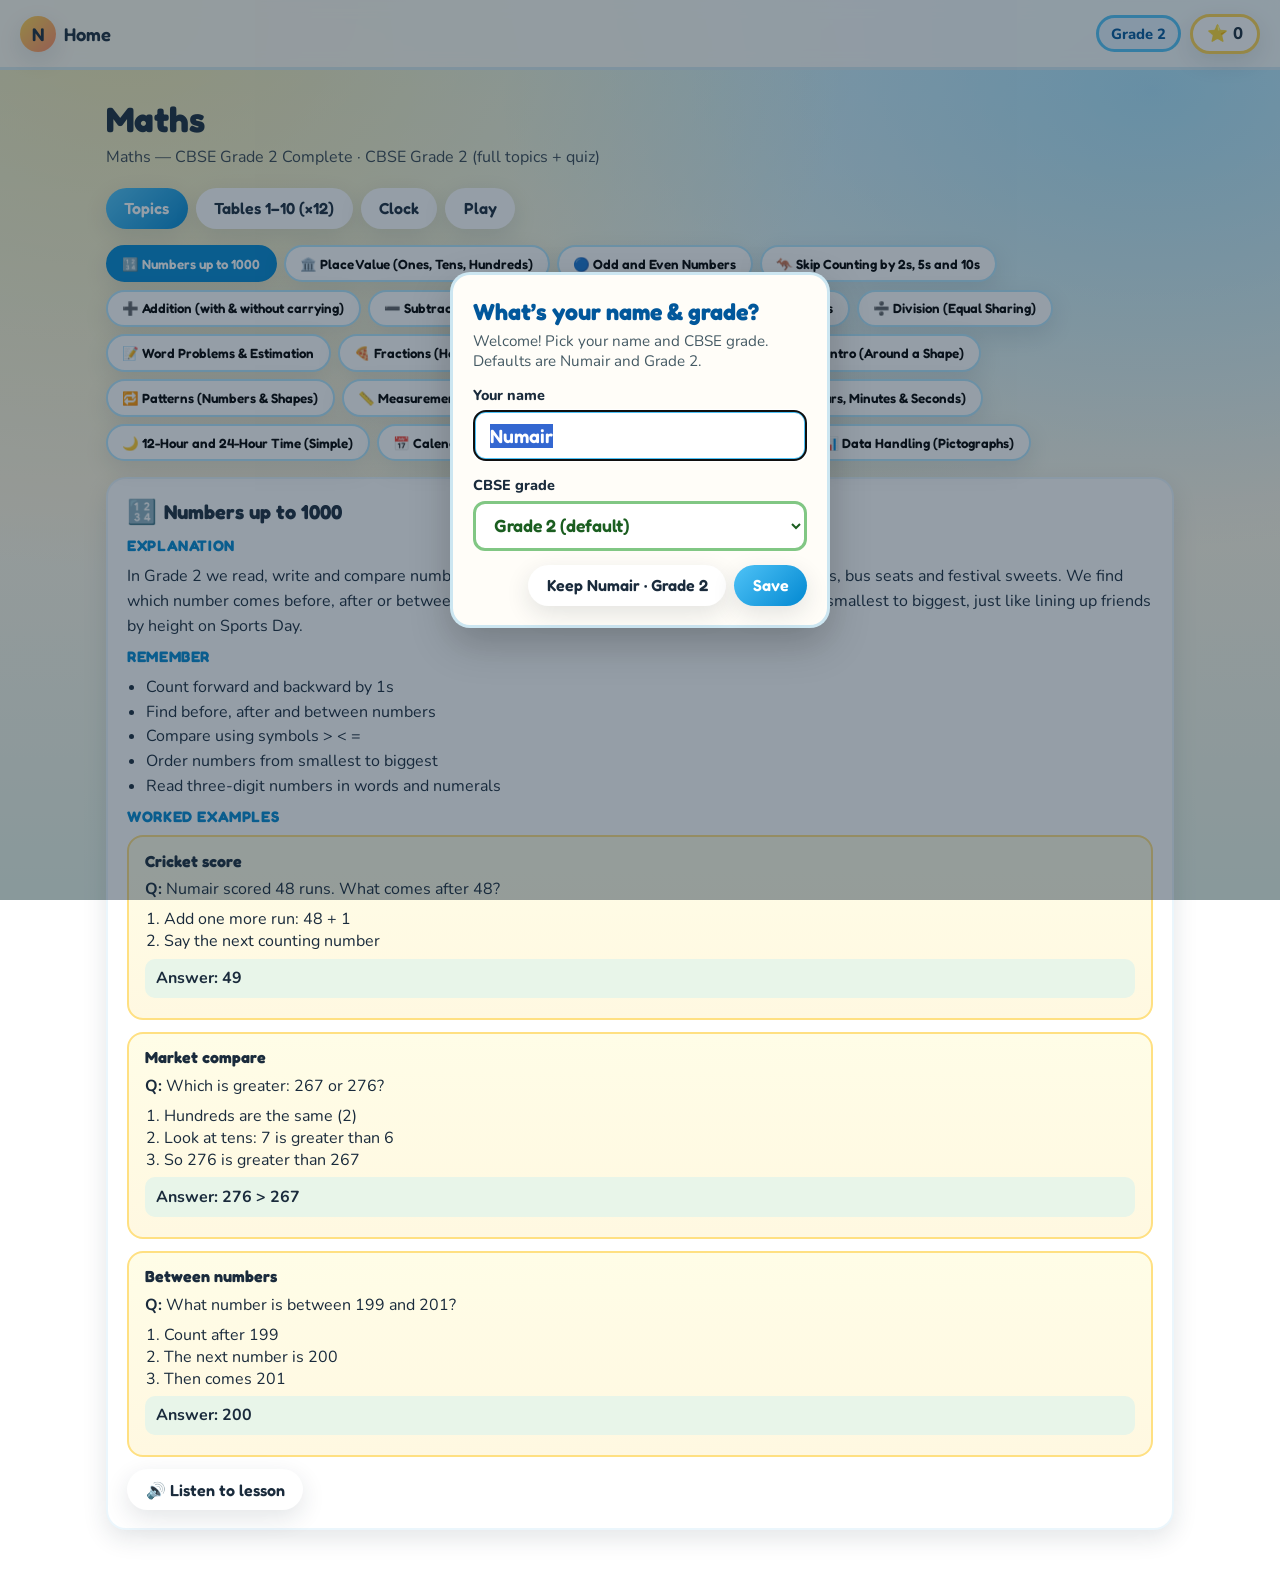
<file: pages/maths.html>
<!DOCTYPE html>
<html lang="en">
<head>
  <meta charset="UTF-8" />
  <meta name="viewport" content="width=device-width, initial-scale=1" />
  <title>Maths — Numair</title>
  <link href="https://fonts.googleapis.com/css2?family=Fredoka:wght@500;600;700&family=Nunito:wght@500;700;800&display=swap" rel="stylesheet" />
  <link rel="stylesheet" href="../css/style.css" />
</head>
<body>
  <header class="site-header">
    <a class="brand-link js-home" href="../index.html"><span class="brand-mark">N</span><span>Home</span></a>
    <div class="header-tools">
      <span class="grade-badge"><span class="js-grade-label">Grade 2</span></span>
      <div class="stars-badge">⭐ <span id="starCount">0</span></div>
    </div>
  </header>
  <main class="page tabbed" id="subjectRoot">
    <h1 class="section-title">Maths</h1>
    <p class="section-sub" id="subjectSub">CBSE maths for your grade — topics, tables, clock practice, and quizzes.</p>
    <div class="tabs">
      <button type="button" class="tab-btn active" data-tab="topicsPanel">Topics</button>
      <button type="button" class="tab-btn" data-tab="tablesPanel" id="tablesTab">Tables</button>
      <button type="button" class="tab-btn" data-tab="clockPanel" id="clockTab">Clock</button>
      <button type="button" class="tab-btn" data-tab="playPanel">Play</button>
    </div>
    <div id="topicsPanel" class="panel active"><div data-role="learn"></div></div>
    <div id="tablesPanel" class="panel"><div data-role="tables"></div></div>
    <div id="clockPanel" class="panel">
      <div class="clock-practice card">
        <h3>Practice reading a clock</h3>
        <p class="game-hint">Red short hand = <strong>hours</strong>. Blue long hand = <strong>minutes</strong>. Move the hands and read the time!</p>
        <div class="clock-layout">
          <canvas id="clockCanvas" width="260" height="260" aria-label="Practice analogue clock"></canvas>
          <div class="clock-side">
            <p class="game-score">Digital: <span id="clockDigital">03:00</span></p>
            <p class="game-score" id="clockSpoken">3 o’clock</p>
            <p class="game-score">24-hour style: <span id="clock24">03:00 (a.m.)</span></p>
            <label class="clock-check"><input type="checkbox" id="clockPm" /> Afternoon / evening (p.m.)</label>
            <div class="actions game-actions">
              <button type="button" class="btn" id="clockHourMinus">Hour −</button>
              <button type="button" class="btn" id="clockHourPlus">Hour +</button>
            </div>
            <div class="actions game-actions">
              <button type="button" class="btn" id="clockMinMinus">Min −5</button>
              <button type="button" class="btn" id="clockMinPlus">Min +5</button>
            </div>
            <button type="button" class="btn primary btn-block" id="clockQuiz">Surprise time!</button>
            <p class="game-hint">Tip: long hand on 12 = o’clock · on 6 = half past · on 3 = quarter past · on 9 = quarter to</p>
          </div>
        </div>
      </div>
    </div>
    <div id="playPanel" class="panel"><div data-role="play"></div></div>
  </main>
  <script src="https://code.jquery.com/jquery-3.7.1.min.js"></script>
  <script src="../js/app.js"></script>
  <script src="../js/learn-play.js"></script>
  <script src="../js/clock-practice.js"></script>
  <script>
    NumairApp.loadJSON(NumairApp.subjectHref("maths.json")).done(function (data) {
      var g = NumairApp.getGrade();
      $("#subjectSub").text(
        (data.title || "Maths") +
          " · CBSE Grade " +
          g +
          (data.depth === "outline" ? " (topic outline + quiz)" : " (full topics + quiz)")
      );
      if (data.tables) {
        var t = data.tables;
        $("#tablesTab").text("Tables " + (t.from || 1) + "–" + (t.to || 10) + " (×" + (t.upto || 12) + ")");
      }
      LearnPlay.mount("#subjectRoot", data, {
        activityId: NumairApp.gradeActivityId("maths-quiz"),
        lang: "en-US"
      });
      ClockPractice.init();
    });
  </script>
</body>
</html>
</file>
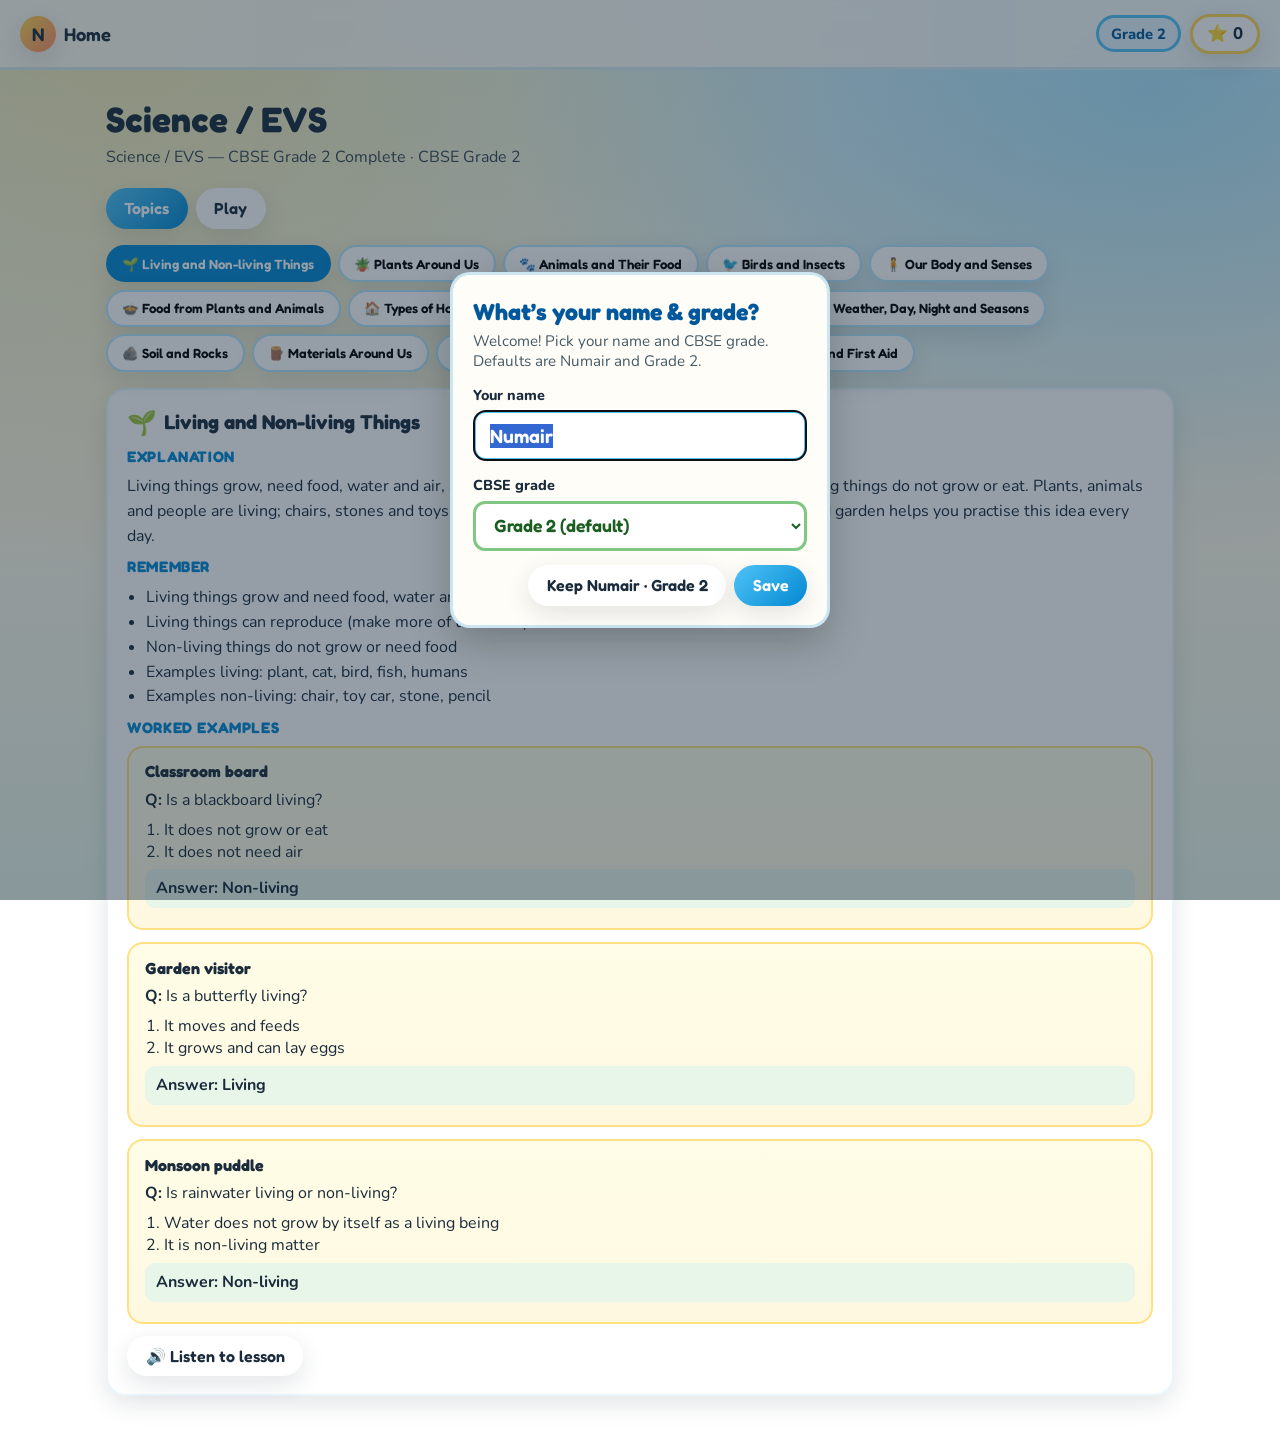
<file: pages/science.html>
<!DOCTYPE html>
<html lang="en">
<head>
  <meta charset="UTF-8" />
  <meta name="viewport" content="width=device-width, initial-scale=1" />
  <title>Science — Numair</title>
  <link href="https://fonts.googleapis.com/css2?family=Fredoka:wght@500;600;700&family=Nunito:wght@500;700;800&display=swap" rel="stylesheet" />
  <link rel="stylesheet" href="../css/style.css" />
</head>
<body>
  <header class="site-header">
    <a class="brand-link js-home" href="../index.html"><span class="brand-mark">N</span><span>Home</span></a>
    <div class="header-tools">
      <span class="grade-badge"><span class="js-grade-label">Grade 2</span></span>
      <div class="stars-badge">⭐ <span id="starCount">0</span></div>
    </div>
  </header>
  <main class="page tabbed" id="subjectRoot">
    <h1 class="section-title">Science / EVS</h1>
    <p class="section-sub" id="subjectSub">CBSE Science / EVS for your grade.</p>
    <div class="tabs">
      <button type="button" class="tab-btn active" data-tab="topicsPanel">Topics</button>
      <button type="button" class="tab-btn" data-tab="playPanel">Play</button>
    </div>
    <div id="topicsPanel" class="panel active"><div data-role="learn"></div></div>
    <div id="playPanel" class="panel"><div data-role="play"></div></div>
  </main>
  <script src="https://code.jquery.com/jquery-3.7.1.min.js"></script>
  <script src="../js/app.js"></script>
  <script src="../js/learn-play.js"></script>
  <script>
    NumairApp.loadJSON(NumairApp.subjectHref("science.json")).done(function (data) {
      $("#subjectSub").text(
        (data.title || "Science") +
          " · CBSE Grade " +
          NumairApp.getGrade() +
          (data.depth === "outline" ? " (topic outline + quiz)" : "")
      );
      LearnPlay.mount("#subjectRoot", data, {
        activityId: NumairApp.gradeActivityId("science-quiz"),
        lang: "en-US"
      });
    });
  </script>
</body>
</html>
</file>
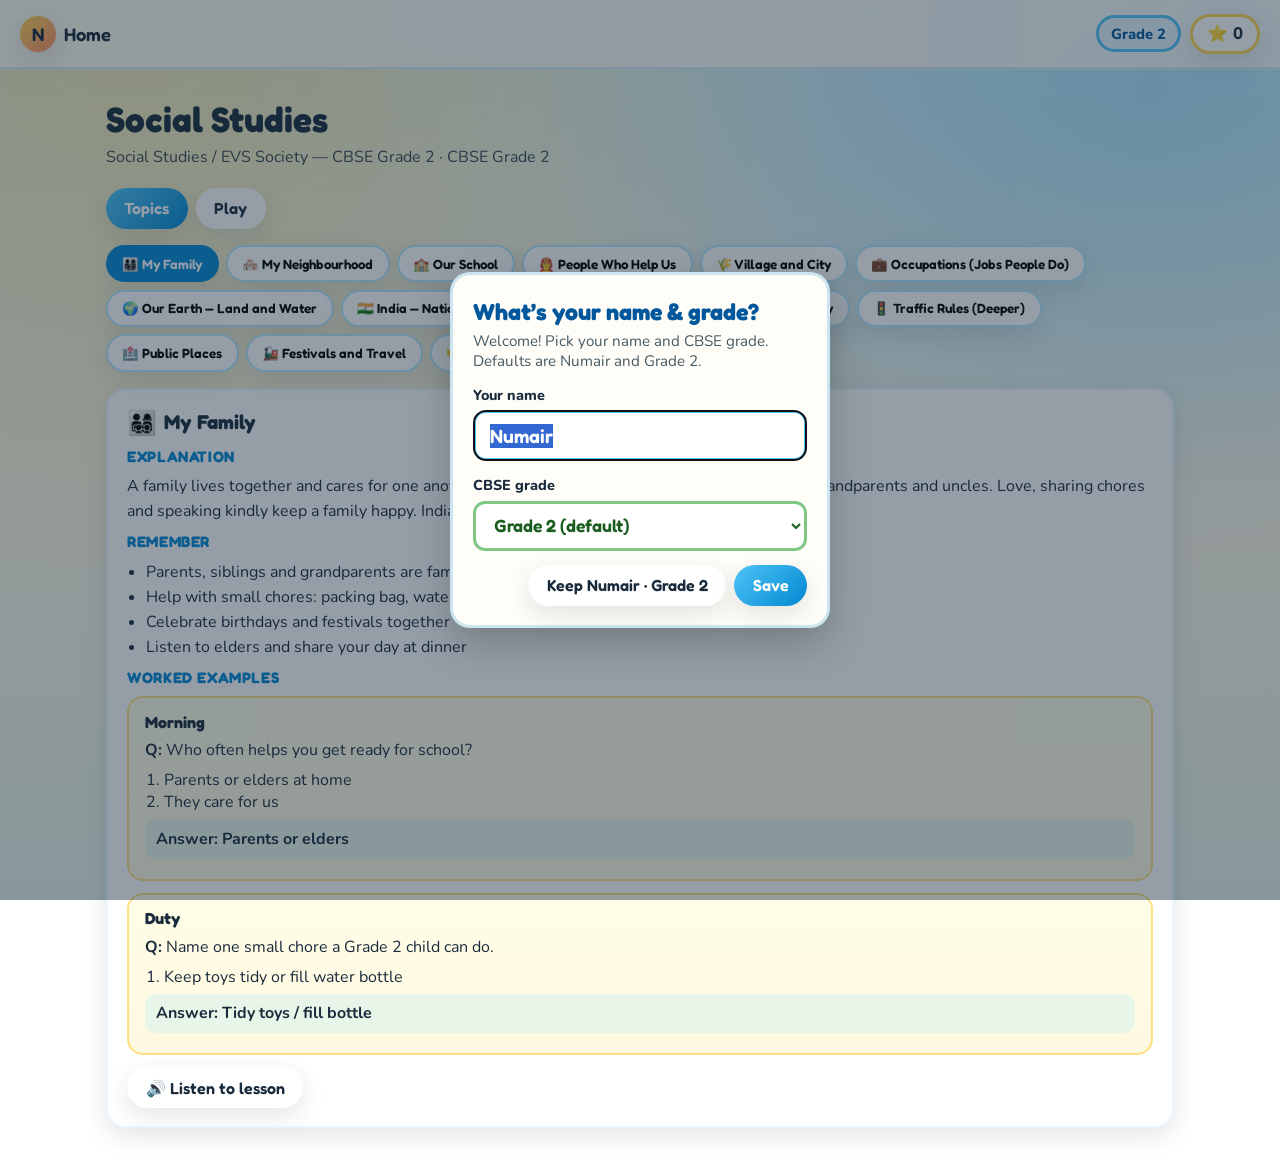
<file: pages/social-studies.html>
<!DOCTYPE html>
<html lang="en">
<head>
  <meta charset="UTF-8" />
  <meta name="viewport" content="width=device-width, initial-scale=1" />
  <title>Social Studies — Numair</title>
  <link href="https://fonts.googleapis.com/css2?family=Fredoka:wght@500;600;700&family=Nunito:wght@500;700;800&display=swap" rel="stylesheet" />
  <link rel="stylesheet" href="../css/style.css" />
</head>
<body>
  <header class="site-header">
    <a class="brand-link js-home" href="../index.html"><span class="brand-mark">N</span><span>Home</span></a>
    <div class="header-tools">
      <span class="grade-badge"><span class="js-grade-label">Grade 2</span></span>
      <div class="stars-badge">⭐ <span id="starCount">0</span></div>
    </div>
  </header>
  <main class="page tabbed" id="subjectRoot">
    <h1 class="section-title">Social Studies</h1>
    <p class="section-sub" id="subjectSub">CBSE Social Studies for your grade.</p>
    <div class="tabs">
      <button type="button" class="tab-btn active" data-tab="topicsPanel">Topics</button>
      <button type="button" class="tab-btn" data-tab="playPanel">Play</button>
    </div>
    <div id="topicsPanel" class="panel active"><div data-role="learn"></div></div>
    <div id="playPanel" class="panel"><div data-role="play"></div></div>
  </main>
  <script src="https://code.jquery.com/jquery-3.7.1.min.js"></script>
  <script src="../js/app.js"></script>
  <script src="../js/learn-play.js"></script>
  <script>
    NumairApp.loadJSON(NumairApp.subjectHref("social-studies.json")).done(function (data) {
      $("#subjectSub").text(
        (data.title || "Social Studies") +
          " · CBSE Grade " +
          NumairApp.getGrade() +
          (data.depth === "outline" ? " (topic outline + quiz)" : "")
      );
      LearnPlay.mount("#subjectRoot", data, {
        activityId: NumairApp.gradeActivityId("social-quiz"),
        lang: "en-US"
      });
    });
  </script>
</body>
</html>
</file>
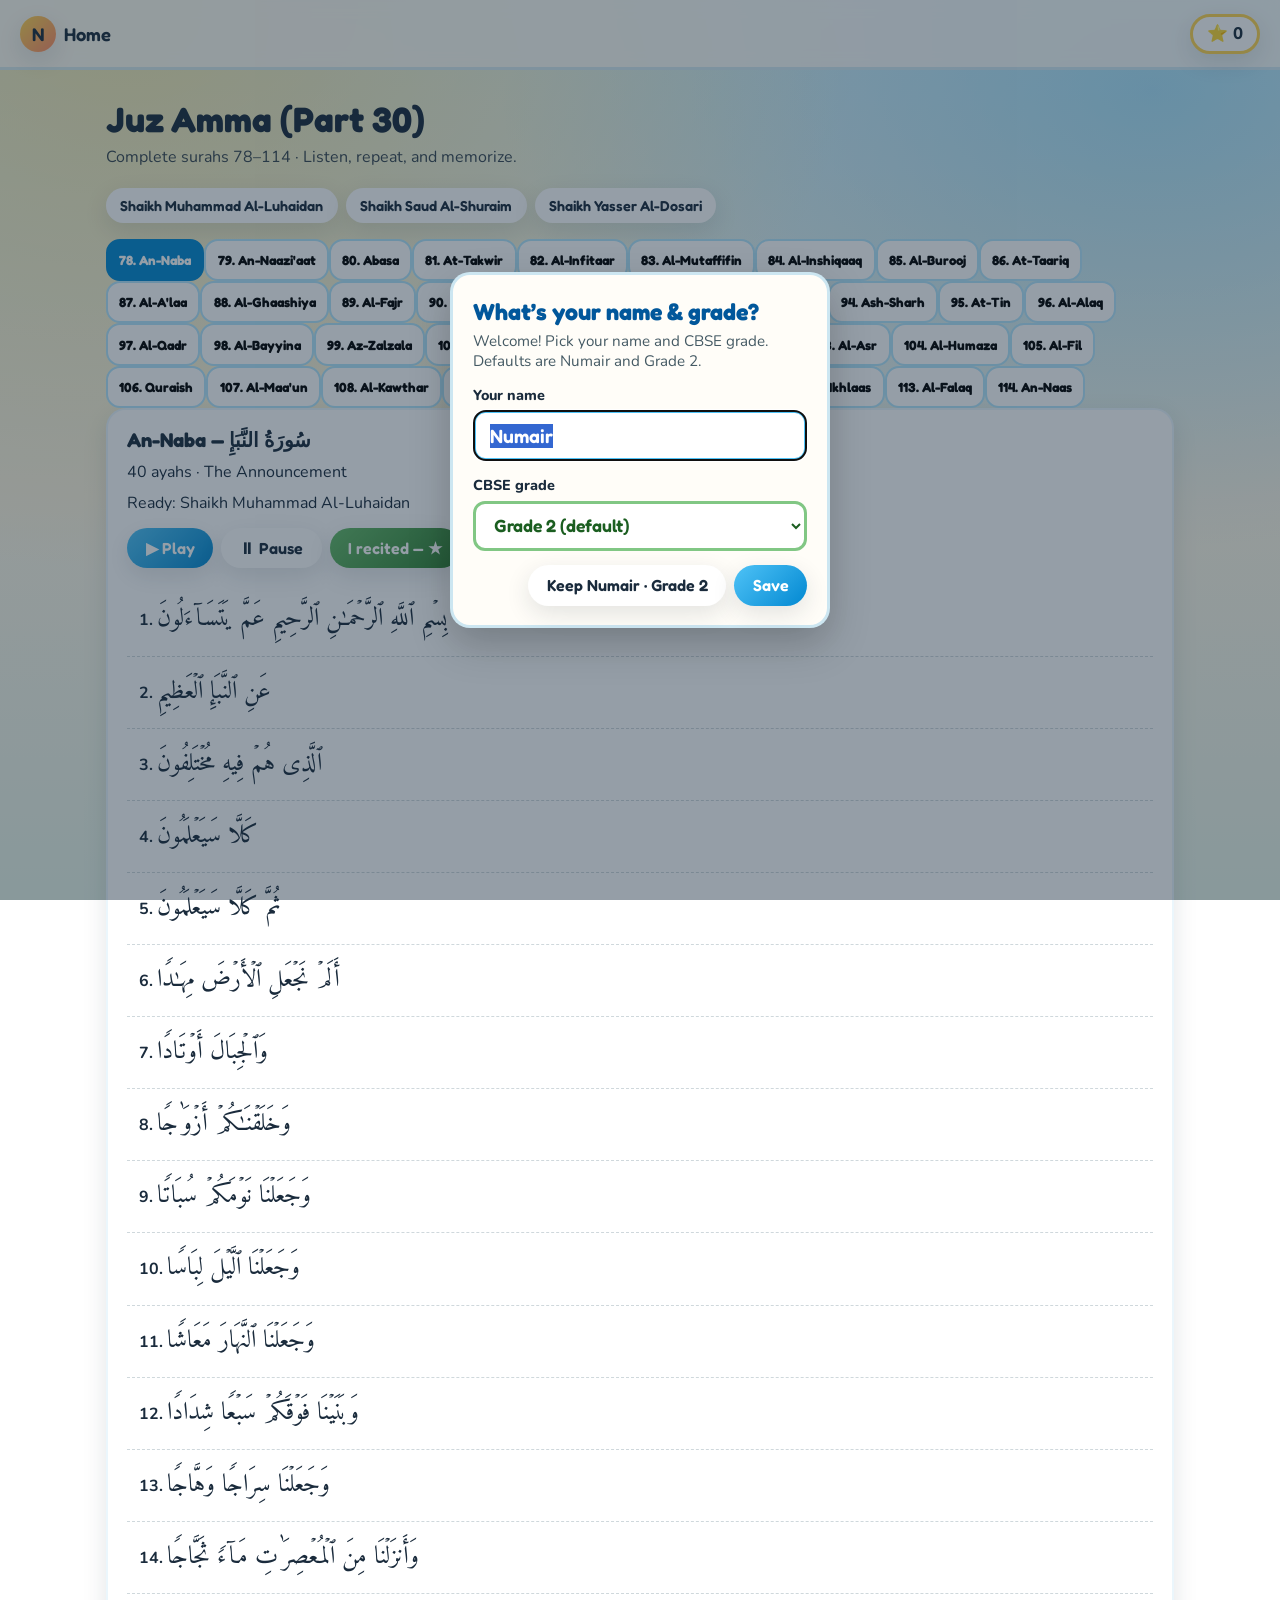
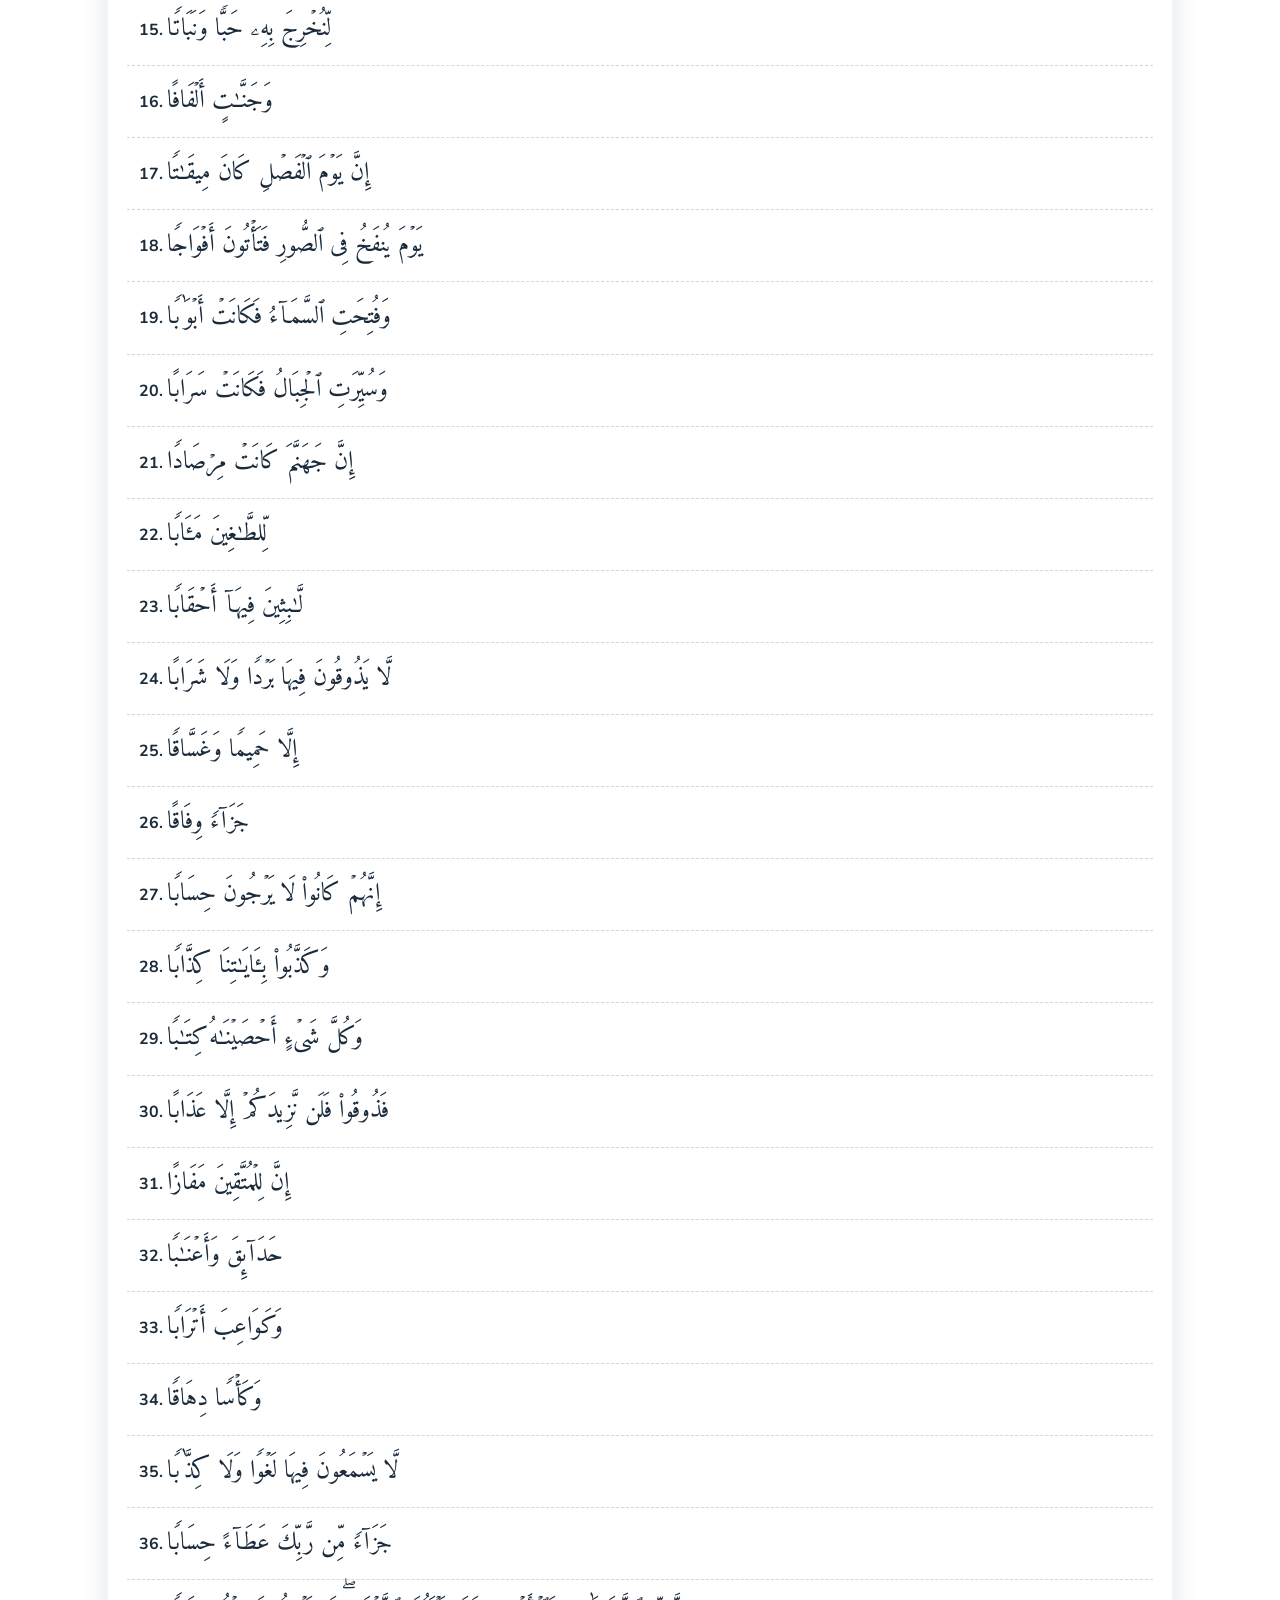
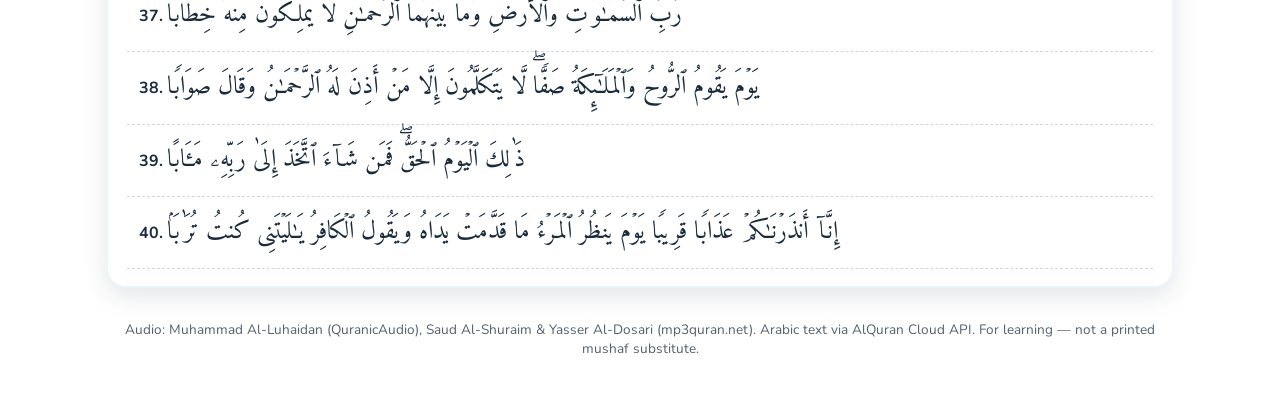
<file: pages/surahs.html>
<!DOCTYPE html>
<html lang="en">
<head>
  <meta charset="UTF-8" />
  <meta name="viewport" content="width=device-width, initial-scale=1" />
  <title>Juz Amma — Numair</title>
  <link href="https://fonts.googleapis.com/css2?family=Amiri:wght@400;700&family=Fredoka:wght@500;600;700&family=Nunito:wght@500;700;800&display=swap" rel="stylesheet" />
  <link rel="stylesheet" href="../css/style.css" />
</head>
<body>
  <header class="site-header">
    <a class="brand-link js-home" href="../index.html"><span class="brand-mark">N</span><span>Home</span></a>
    <div class="stars-badge">⭐ <span id="starCount">0</span></div>
  </header>
  <main class="page">
    <h1 class="section-title">Juz Amma (Part 30)</h1>
    <p class="section-sub">Complete surahs 78–114 · Listen, repeat, and memorize.</p>

    <div class="tabs reciter-tabs">
      <button type="button" class="btn reciter-btn active" data-reciter="luhaidan">Shaikh Muhammad Al-Luhaidan</button>
      <button type="button" class="btn reciter-btn" data-reciter="shuraim">Shaikh Saud Al-Shuraim</button>
      <button type="button" class="btn reciter-btn" data-reciter="dosari">Shaikh Yasser Al-Dosari</button>
    </div>

    <div id="surahList" class="surah-list"></div>

    <div class="card">
      <h3 id="surahTitle">Choose a surah</h3>
      <p id="surahMeta"></p>
      <p id="audioStatus">Audio needs internet.</p>
      <div class="actions">
        <button type="button" class="btn primary" id="btnPlay">▶ Play</button>
        <button type="button" class="btn" id="btnPause">⏸ Pause</button>
        <button type="button" class="btn success" id="btnPracticed">I recited — ★</button>
      </div>
      <div id="ayahList" style="margin-top:1rem;"></div>
    </div>

    <p class="footer-note">Audio: Muhammad Al-Luhaidan (QuranicAudio), Saud Al-Shuraim &amp; Yasser Al-Dosari (mp3quran.net). Arabic text via AlQuran Cloud API. For learning — not a printed mushaf substitute.</p>
  </main>
  <script src="https://code.jquery.com/jquery-3.7.1.min.js"></script>
  <script src="../js/app.js"></script>
  <script src="../js/surahs.js"></script>
</body>
</html>
</file>
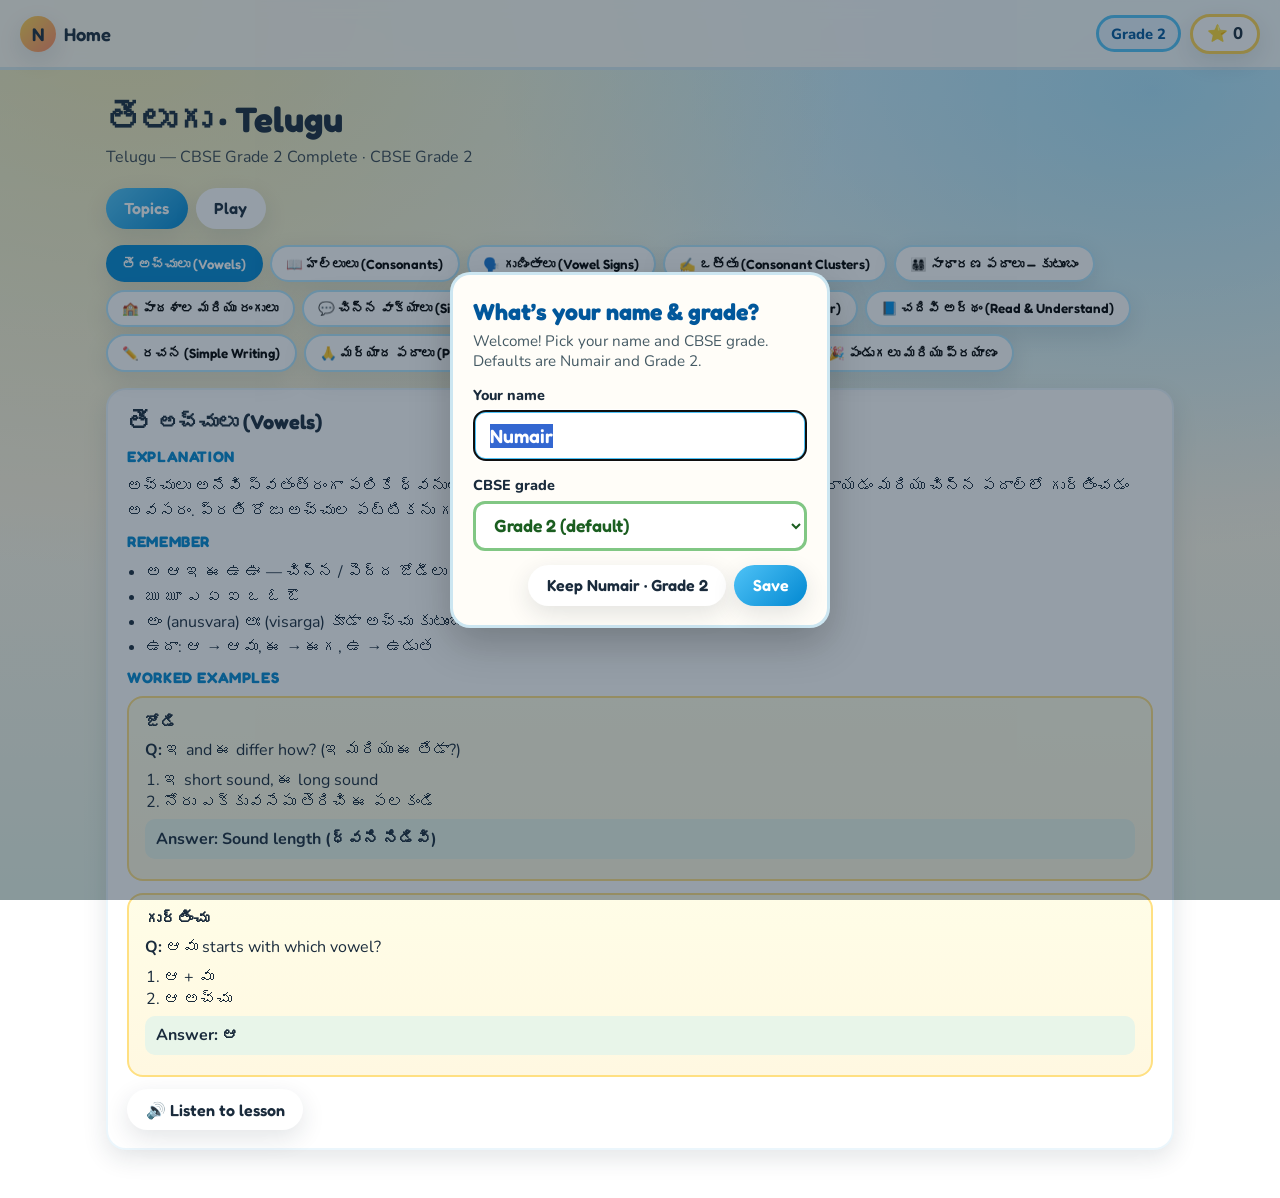
<file: pages/telugu.html>
<!DOCTYPE html>
<html lang="te">
<head>
  <meta charset="UTF-8" />
  <meta name="viewport" content="width=device-width, initial-scale=1" />
  <title>Telugu — Numair</title>
  <link href="https://fonts.googleapis.com/css2?family=Fredoka:wght@500;600;700&family=Nunito:wght@500;700;800&display=swap" rel="stylesheet" />
  <link rel="stylesheet" href="../css/style.css" />
</head>
<body>
  <header class="site-header">
    <a class="brand-link js-home" href="../index.html"><span class="brand-mark">N</span><span>Home</span></a>
    <div class="header-tools">
      <span class="grade-badge"><span class="js-grade-label">Grade 2</span></span>
      <div class="stars-badge">⭐ <span id="starCount">0</span></div>
    </div>
  </header>
  <main class="page tabbed" id="subjectRoot">
    <h1 class="section-title">తెలుగు · Telugu</h1>
    <p class="section-sub" id="subjectSub">CBSE Telugu for your grade.</p>
    <div class="tabs">
      <button type="button" class="tab-btn active" data-tab="topicsPanel">Topics</button>
      <button type="button" class="tab-btn" data-tab="playPanel">Play</button>
    </div>
    <div id="topicsPanel" class="panel active"><div data-role="learn"></div></div>
    <div id="playPanel" class="panel"><div data-role="play"></div></div>
  </main>
  <script src="https://code.jquery.com/jquery-3.7.1.min.js"></script>
  <script src="../js/app.js"></script>
  <script src="../js/learn-play.js"></script>
  <script>
    NumairApp.loadJSON(NumairApp.subjectHref("telugu.json")).done(function (data) {
      $("#subjectSub").text(
        (data.title || "Telugu") +
          " · CBSE Grade " +
          NumairApp.getGrade() +
          (data.depth === "outline" ? " (topic outline + quiz)" : "")
      );
      LearnPlay.mount("#subjectRoot", data, {
        activityId: NumairApp.gradeActivityId("telugu-quiz"),
        lang: "te-IN"
      });
    });
  </script>
</body>
</html>
</file>
<file: css/style.css>
/* Numair's Learning World — bright, playful, age-6 friendly */
:root {
  --sky: #4fc3f7;
  --sky-deep: #0288d1;
  --sun: #ffd54f;
  --grass: #66bb6a;
  --coral: #ff8a65;
  --pink: #f48fb1;
  --ink: #1a2b3c;
  --paper: #fffdf8;
  --card: #ffffff;
  --shadow: 0 8px 24px rgba(26, 43, 60, 0.12);
  --radius: 20px;
  --font-display: "Fredoka", "Trebuchet MS", sans-serif;
  --font-body: "Nunito", "Segoe UI", sans-serif;
}

*,
*::before,
*::after {
  box-sizing: border-box;
}

html {
  scroll-behavior: smooth;
}

body {
  margin: 0;
  min-height: 100vh;
  font-family: var(--font-body);
  color: var(--ink);
  background:
    radial-gradient(ellipse at 10% 0%, rgba(255, 213, 79, 0.45), transparent 45%),
    radial-gradient(ellipse at 90% 10%, rgba(79, 195, 247, 0.4), transparent 40%),
    radial-gradient(ellipse at 50% 100%, rgba(102, 187, 106, 0.25), transparent 50%),
    linear-gradient(180deg, #e3f7ff 0%, #fff8e7 55%, #e8f5e9 100%);
  background-attachment: fixed;
}

a {
  color: inherit;
  text-decoration: none;
}

img {
  max-width: 100%;
}

.site-header {
  display: flex;
  align-items: center;
  justify-content: space-between;
  gap: 1rem;
  padding: 0.85rem 1.25rem;
  background: rgba(255, 253, 248, 0.85);
  backdrop-filter: blur(8px);
  border-bottom: 3px solid rgba(2, 136, 209, 0.15);
  position: sticky;
  top: 0;
  z-index: 50;
}

.brand-link {
  display: flex;
  align-items: center;
  gap: 0.5rem;
  font-family: var(--font-display);
  font-size: 1.15rem;
  font-weight: 600;
}

.brand-mark {
  width: 2.25rem;
  height: 2.25rem;
  border-radius: 50%;
  display: grid;
  place-items: center;
  background: linear-gradient(135deg, var(--sun), var(--coral));
  box-shadow: var(--shadow);
}

.header-tools {
  display: flex;
  align-items: center;
  gap: 0.55rem;
  flex-wrap: wrap;
  justify-content: flex-end;
}

.name-btn {
  font-size: 0.9rem;
  padding: 0.4rem 0.75rem;
  white-space: nowrap;
}

.grade-badge {
  display: inline-flex;
  align-items: center;
  background: #e3f2fd;
  border: 3px solid #4fc3f7;
  border-radius: 999px;
  padding: 0.35rem 0.75rem;
  font-weight: 800;
  font-size: 0.92rem;
  color: #01579b;
}

.grade-select {
  width: 100%;
  box-sizing: border-box;
  font-family: var(--font-display);
  font-size: 1.1rem;
  font-weight: 600;
  padding: 0.65rem 0.85rem;
  border-radius: 12px;
  border: 3px solid #81c784;
  margin-bottom: 0.9rem;
  background: #fff;
  color: #1b5e20;
}

.stars-badge {
  display: inline-flex;
  align-items: center;
  gap: 0.35rem;
  background: #fff;
  border: 3px solid var(--sun);
  border-radius: 999px;
  padding: 0.35rem 0.85rem;
  font-weight: 800;
  font-size: 1.05rem;
  box-shadow: var(--shadow);
}

.name-overlay {
  position: fixed;
  inset: 0;
  z-index: 200;
  background: rgba(20, 40, 60, 0.45);
  display: grid;
  place-items: center;
  padding: 1rem;
}

.name-dialog {
  width: min(380px, 100%);
  background: #fffdf8;
  border-radius: 20px;
  padding: 1.35rem 1.25rem 1.2rem;
  box-shadow: 0 16px 40px rgba(0, 0, 0, 0.22);
  border: 3px solid rgba(2, 136, 209, 0.2);
}

.name-dialog h2 {
  font-family: var(--font-display);
  margin: 0 0 0.4rem;
  font-size: 1.45rem;
  color: #01579b;
}

.name-dialog p {
  margin: 0 0 0.85rem;
  color: #455a64;
  font-size: 0.95rem;
}

.name-label {
  display: block;
  font-weight: 800;
  margin-bottom: 0.35rem;
  font-size: 0.9rem;
}

.name-input {
  width: 100%;
  box-sizing: border-box;
  font-family: var(--font-display);
  font-size: 1.2rem;
  font-weight: 600;
  padding: 0.65rem 0.85rem;
  border-radius: 12px;
  border: 3px solid #4fc3f7;
  margin-bottom: 0.9rem;
  background: #fff;
}

.name-actions {
  display: flex;
  gap: 0.5rem;
  flex-wrap: wrap;
  justify-content: flex-end;
}

.page {
  width: min(1100px, 100%);
  margin: 0 auto;
  padding: 1.25rem 1rem 3rem;
}

.hero {
  text-align: center;
  padding: 1.5rem 0.5rem 2rem;
  animation: rise 0.7s ease-out;
}

.hero h1 {
  font-family: var(--font-display);
  font-size: clamp(2rem, 6vw, 3.4rem);
  margin: 0 0 0.5rem;
  letter-spacing: -0.02em;
  background: linear-gradient(90deg, var(--sky-deep), var(--coral));
  -webkit-background-clip: text;
  background-clip: text;
  color: transparent;
}

.hero p {
  margin: 0 auto;
  max-width: 32rem;
  font-size: 1.15rem;
  line-height: 1.5;
  opacity: 0.9;
}

.tile-grid {
  display: grid;
  grid-template-columns: repeat(auto-fit, minmax(150px, 1fr));
  gap: 1rem;
  margin-top: 0.5rem;
}

.tile {
  display: flex;
  flex-direction: column;
  align-items: center;
  justify-content: center;
  gap: 0.55rem;
  min-height: 140px;
  padding: 1rem;
  background: var(--card);
  border-radius: var(--radius);
  box-shadow: var(--shadow);
  border: 3px solid transparent;
  transition: transform 0.18s ease, border-color 0.18s ease, box-shadow 0.18s ease;
  animation: pop 0.55s ease backwards;
  text-align: center;
  font-family: var(--font-display);
  font-size: 1.05rem;
  font-weight: 600;
}

.tile:nth-child(1) { animation-delay: 0.05s; border-color: #81d4fa; }
.tile:nth-child(2) { animation-delay: 0.1s; border-color: #a5d6a7; }
.tile:nth-child(3) { animation-delay: 0.15s; border-color: #ffe082; }
.tile:nth-child(4) { animation-delay: 0.2s; border-color: #ffab91; }
.tile:nth-child(5) { animation-delay: 0.25s; border-color: #f8bbd0; }
.tile:nth-child(6) { animation-delay: 0.3s; border-color: #80deea; }
.tile:nth-child(7) { animation-delay: 0.35s; border-color: #c5e1a5; }
.tile:nth-child(8) { animation-delay: 0.4s; border-color: #ce93d8; }
.tile:nth-child(9) { animation-delay: 0.45s; border-color: #ffcc80; }

.tile:hover,
.tile:focus-visible {
  transform: translateY(-6px) scale(1.03);
  outline: none;
  box-shadow: 0 14px 30px rgba(26, 43, 60, 0.18);
}

.tile .icon {
  font-size: 2.4rem;
  line-height: 1;
}

.section-title {
  font-family: var(--font-display);
  font-size: clamp(1.6rem, 4vw, 2.2rem);
  margin: 0.5rem 0 0.35rem;
}

.section-sub {
  margin: 0 0 1.25rem;
  opacity: 0.85;
}

.tabs {
  display: flex;
  flex-wrap: wrap;
  gap: 0.5rem;
  margin-bottom: 1rem;
}

.tab-btn,
.btn {
  appearance: none;
  border: none;
  cursor: pointer;
  font-family: var(--font-display);
  font-weight: 600;
  font-size: 1rem;
  border-radius: 999px;
  padding: 0.65rem 1.15rem;
  background: #fff;
  color: var(--ink);
  box-shadow: var(--shadow);
  transition: transform 0.15s ease, background 0.15s ease;
}

.tab-btn.active,
.btn.primary {
  background: linear-gradient(135deg, var(--sky), var(--sky-deep));
  color: #fff;
}

.btn.success {
  background: linear-gradient(135deg, var(--grass), #2e7d32);
  color: #fff;
}

.btn.warn {
  background: linear-gradient(135deg, var(--sun), var(--coral));
  color: var(--ink);
}

.btn:active,
.tab-btn:active {
  transform: scale(0.96);
}

.btn:disabled {
  opacity: 0.5;
  cursor: not-allowed;
}

.panel {
  display: none;
}

.panel.active {
  display: block;
  animation: rise 0.35s ease;
}

.card-grid {
  display: grid;
  gap: 1rem;
}

.card {
  background: var(--card);
  border-radius: var(--radius);
  padding: 1.1rem 1.2rem;
  box-shadow: var(--shadow);
  border: 2px solid rgba(2, 136, 209, 0.08);
}

.card h3 {
  font-family: var(--font-display);
  margin: 0 0 0.5rem;
  font-size: 1.25rem;
}

.card p {
  margin: 0.4rem 0;
  line-height: 1.55;
}

.source {
  display: inline-block;
  margin-top: 0.65rem;
  font-size: 0.85rem;
  background: #e3f2fd;
  color: #01579b;
  padding: 0.25rem 0.6rem;
  border-radius: 8px;
  font-weight: 700;
}

.arabic {
  font-size: 1.55rem;
  line-height: 1.9;
  direction: rtl;
  text-align: right;
  font-family: "Amiri", "Scheherazade New", serif;
}

.hindi {
  font-size: 1.35rem;
  font-family: "Poppins", "Noto Sans Devanagari", sans-serif;
}

.translit {
  color: #455a64;
  font-style: italic;
}

.actions {
  display: flex;
  flex-wrap: wrap;
  gap: 0.5rem;
  margin-top: 0.75rem;
}

.quiz-option {
  display: block;
  width: 100%;
  text-align: left;
  margin: 0.4rem 0;
  padding: 0.85rem 1rem;
  border-radius: 14px;
  border: 3px solid #e0e0e0;
  background: #fff;
  font-family: var(--font-body);
  font-size: 1.05rem;
  font-weight: 700;
  cursor: pointer;
  transition: border-color 0.15s, background 0.15s;
}

.quiz-option:hover {
  border-color: var(--sky);
}

.quiz-option.correct {
  border-color: var(--grass);
  background: #e8f5e9;
}

.quiz-option.wrong {
  border-color: var(--coral);
  background: #fbe9e7;
}

.toast {
  position: fixed;
  left: 50%;
  bottom: 1.5rem;
  transform: translateX(-50%) translateY(120%);
  background: var(--ink);
  color: #fff;
  padding: 0.85rem 1.35rem;
  border-radius: 999px;
  font-family: var(--font-display);
  font-weight: 600;
  z-index: 100;
  transition: transform 0.25s ease;
  box-shadow: var(--shadow);
}

.toast.show {
  transform: translateX(-50%) translateY(0);
}

.game-layout {
  display: grid;
  gap: 1rem;
}

@media (min-width: 900px) {
  .game-layout.split {
    grid-template-columns: 1.2fr 0.8fr;
  }
}

/* Compact games page: canvas fits in viewport */
.games-page {
  padding-top: 0.75rem;
  padding-bottom: 1rem;
}

.clock-practice {
  max-width: 720px;
}

.clock-layout {
  display: grid;
  grid-template-columns: auto 1fr;
  gap: 1rem;
  align-items: start;
}

.clock-side {
  display: flex;
  flex-direction: column;
  gap: 0.45rem;
}

.clock-check {
  font-weight: 700;
  display: flex;
  align-items: center;
  gap: 0.4rem;
}

#clockCanvas {
  display: block;
  max-width: 100%;
  border-radius: 50%;
  box-shadow: var(--shadow);
}

@media (max-width: 700px) {
  .clock-layout {
    grid-template-columns: 1fr;
    justify-items: center;
  }
}

.games-top {
  display: flex;
  flex-wrap: wrap;
  align-items: center;
  justify-content: space-between;
  gap: 0.5rem 1rem;
  margin-bottom: 0.65rem;
}

.games-top .tabs {
  margin-bottom: 0;
  flex-wrap: wrap;
}

.brain-shell {
  align-items: stretch;
}

.mem-empty-hint {
  margin: 0.4rem 0 0;
  font-size: 0.85rem;
}

.mem-board:not(:empty) + .mem-empty-hint {
  display: none;
}

.mem-board {
  display: grid;
  grid-template-columns: repeat(4, minmax(0, 1fr));
  gap: 0.45rem;
  min-height: 180px;
  width: 100%;
}

.mem-card {
  position: relative;
  aspect-ratio: 1;
  min-height: 58px;
  border: none;
  border-radius: 12px;
  background: #0277bd;
  cursor: pointer;
  padding: 0;
  box-shadow: 0 4px 10px rgba(0, 0, 0, 0.12);
  overflow: hidden;
}

.mem-card .mem-face {
  position: absolute;
  inset: 0;
  display: grid;
  place-items: center;
  font-size: clamp(1.2rem, 5vw, 1.55rem);
  font-family: var(--font-display);
  font-weight: 700;
  border-radius: 12px;
}

.mem-card .mem-back {
  color: #fff;
  background: linear-gradient(145deg, #29b6f6, #0288d1);
  z-index: 2;
}

.mem-card .mem-front {
  background: #fff8e1;
  color: #333;
  z-index: 1;
  opacity: 0;
  pointer-events: none;
}

.mem-card.flipped .mem-back,
.mem-card.matched .mem-back {
  opacity: 0;
  pointer-events: none;
}

.mem-card.flipped .mem-front,
.mem-card.matched .mem-front {
  opacity: 1;
}

.mem-card.matched {
  outline: 3px solid #66bb6a;
  background: #e8f5e9;
}

.mem-card.matched .mem-front {
  background: #e8f5e9;
}

.seq-board {
  display: grid;
  grid-template-columns: 1fr 1fr;
  gap: 0.55rem;
  max-width: 280px;
  margin: 0 auto;
}

.seq-pad {
  aspect-ratio: 1;
  border: none;
  border-radius: 18px;
  background: var(--pad);
  opacity: 0.55;
  cursor: pointer;
  box-shadow: inset 0 -6px rgba(0, 0, 0, 0.15);
  transition: opacity 0.12s ease, transform 0.12s ease;
}

.seq-pad.lit {
  opacity: 1;
  transform: scale(0.96);
  box-shadow: 0 0 0 4px rgba(255, 255, 255, 0.65), 0 8px 18px rgba(0, 0, 0, 0.2);
}

.seq-pad:disabled {
  cursor: default;
}

.car-podium {
  font-size: 0.92rem;
}

.uno-stage {
  min-height: 280px;
}

.uno-bot-label {
  margin: 0 0 0.4rem;
  font-weight: 800;
  font-family: var(--font-display);
}

.uno-table {
  display: flex;
  flex-direction: column;
  align-items: center;
  gap: 0.35rem;
  margin-bottom: 0.75rem;
}

.uno-hand {
  display: flex;
  flex-wrap: wrap;
  gap: 0.35rem;
  justify-content: center;
  max-height: 160px;
  overflow: auto;
}

.uno-card {
  width: 52px;
  height: 72px;
  border: none;
  border-radius: 10px;
  background: var(--c, #333);
  color: #fff;
  font-family: var(--font-display);
  font-weight: 800;
  font-size: 0.95rem;
  box-shadow: 0 4px 10px rgba(0, 0, 0, 0.18);
  cursor: pointer;
  position: relative;
}

.uno-card .uno-val {
  display: grid;
  place-items: center;
  height: 100%;
}

.uno-back {
  background: linear-gradient(145deg, #b71c1c, #e53935);
  display: grid;
  place-items: center;
  cursor: default;
}

.uno-color-pick {
  display: grid;
  grid-template-columns: 1fr 1fr;
  gap: 0.35rem;
  margin: 0.5rem 0;
}

.uno-color-btn {
  border: none;
  border-radius: 10px;
  color: #fff;
  font-weight: 800;
  font-family: var(--font-display);
  padding: 0.55rem;
  cursor: pointer;
}

.game-shell {
  display: grid;
  grid-template-columns: auto minmax(160px, 1fr);
  gap: 0.75rem 1rem;
  align-items: start;
}

.game-stage {
  background: #0d47a1;
  border-radius: 14px;
  overflow: hidden;
  position: relative;
  box-shadow: var(--shadow);
  width: fit-content;
  max-width: 100%;
  justify-self: center;
}

.game-stage canvas {
  display: block;
  /* Fit in remaining viewport below header/tabs/controls */
  height: min(calc(100vh - 11rem), 400px);
  width: auto;
  max-width: min(100%, 260px);
  touch-action: none;
}

.game-side {
  display: flex;
  flex-direction: column;
  gap: 0.5rem;
  min-width: 0;
}

.btn-block {
  width: 100%;
}

.game-hint,
.game-score {
  margin: 0;
  font-size: 0.92rem;
  line-height: 1.35;
}

.rank-card {
  padding: 0.75rem 0.85rem;
  max-height: min(28vh, 220px);
  overflow: auto;
}

.rank-card h3 {
  margin: 0 0 0.4rem;
  font-size: 1.05rem;
}

.touch-controls {
  display: grid;
  grid-template-columns: repeat(3, 1fr);
  gap: 0.4rem;
}

.touch-controls .btn {
  min-height: 44px;
  font-size: 1.05rem;
  padding: 0.45rem 0.5rem;
}

.touch-controls.compact .btn {
  min-height: 42px;
}

.level-pills.compact {
  margin: 0;
  justify-content: flex-start;
}

.level-pills.compact .btn {
  padding: 0.4rem 0.75rem;
  font-size: 0.9rem;
}

.game-actions {
  margin: 0;
}

@media (max-width: 700px) {
  .game-shell {
    grid-template-columns: 1fr;
    justify-items: center;
  }

  .game-side {
    width: min(100%, 320px);
  }

  .game-stage canvas {
    height: min(calc(100vh - 16rem), 340px);
    max-width: min(100vw - 2rem, 240px);
  }

  .rank-card {
    max-height: 160px;
  }
}

.rank-list {
  list-style: none;
  margin: 0;
  padding: 0;
}

.rank-list li {
  display: flex;
  justify-content: space-between;
  padding: 0.55rem 0.7rem;
  margin-bottom: 0.35rem;
  background: #fff8e1;
  border-radius: 12px;
  font-weight: 700;
}

.goal-grid {
  display: grid;
  grid-template-columns: repeat(3, 1fr);
  gap: 0.35rem;
  max-width: 100%;
  margin: 0;
}

.goal-grid.compact .goal-zone {
  aspect-ratio: auto;
  min-height: 36px;
  padding: 0.35rem 0.2rem;
  font-size: 0.72rem;
  line-height: 1.1;
  border-width: 2px;
  border-radius: 8px;
  background: #2e7d32;
  color: #fff;
}

.goal-zone {
  aspect-ratio: 1.4;
  border: 3px dashed #fff;
  border-radius: 12px;
  background: rgba(255, 255, 255, 0.12);
  color: #fff;
  font-family: var(--font-display);
  font-size: 0.9rem;
  cursor: pointer;
}

.goal-zone.selected {
  background: rgba(255, 213, 79, 0.55);
  border-style: solid;
}

.football-pitch {
  background: linear-gradient(180deg, #43a047, #2e7d32);
  border-radius: var(--radius);
  padding: 1rem;
  color: #fff;
  text-align: center;
  min-height: 320px;
  position: relative;
  overflow: hidden;
}

.keeper {
  font-size: 2.5rem;
  transition: transform 0.35s ease;
}

.ball {
  font-size: 2rem;
  display: inline-block;
  transition: transform 0.45s ease;
}

.reciter-tabs {
  flex-wrap: wrap;
}

.reciter-tabs .reciter-btn {
  font-size: 0.9rem;
  padding: 0.55rem 0.9rem;
}

.surah-chip {
  padding: 0.7rem;
  border-radius: 14px;
  border: 2px solid #b3e5fc;
  background: #fff;
  cursor: pointer;
  font-weight: 700;
  font-family: var(--font-display);
}

.surah-chip.active {
  background: var(--sky-deep);
  color: #fff;
  border-color: var(--sky-deep);
}

.ayah-item {
  padding: 0.75rem;
  border-bottom: 1px dashed #cfd8dc;
}

.footer-note {
  margin-top: 2rem;
  font-size: 0.85rem;
  opacity: 0.75;
  text-align: center;
}

.level-pills {
  display: flex;
  gap: 0.5rem;
  flex-wrap: wrap;
  justify-content: center;
  margin: 0.75rem 0;
}

.home-cta {
  margin-top: 1.5rem;
  text-align: center;
}

@keyframes rise {
  from { opacity: 0; transform: translateY(16px); }
  to { opacity: 1; transform: none; }
}

@keyframes pop {
  from { opacity: 0; transform: scale(0.9); }
  to { opacity: 1; transform: none; }
}

.topic-chips {
  display: flex;
  flex-wrap: wrap;
  gap: 0.45rem;
  margin-bottom: 1rem;
}

.topic-chip {
  appearance: none;
  border: 2px solid #b3e5fc;
  background: #fff;
  border-radius: 999px;
  padding: 0.55rem 0.9rem;
  font-family: var(--font-display);
  font-weight: 600;
  cursor: pointer;
  box-shadow: var(--shadow);
}

.topic-chip.active {
  background: var(--sky-deep);
  color: #fff;
  border-color: var(--sky-deep);
}

.lesson-heading {
  display: flex;
  align-items: center;
  gap: 0.4rem;
}

.lesson-icon {
  font-size: 1.5rem;
}

.lesson-label {
  margin: 1rem 0 0.35rem;
  font-family: var(--font-display);
  font-size: 0.95rem;
  color: var(--sky-deep);
  text-transform: uppercase;
  letter-spacing: 0.04em;
  font-weight: 700;
}

.lesson-points {
  margin: 0.25rem 0 0;
  padding-left: 1.2rem;
  line-height: 1.55;
}

.example-grid {
  display: grid;
  gap: 0.75rem;
}

.example-card {
  background: linear-gradient(180deg, #fffde7, #fff8e1);
  border: 2px solid #ffe082;
  border-radius: 16px;
  padding: 0.85rem 1rem;
}

.example-card h4 {
  margin: 0 0 0.35rem;
  font-family: var(--font-display);
}

.example-problem {
  margin: 0.25rem 0;
}

.example-steps {
  margin: 0.35rem 0;
  padding-left: 1.2rem;
}

.example-answer {
  margin: 0.5rem 0 0;
  padding: 0.45rem 0.65rem;
  background: #e8f5e9;
  border-radius: 10px;
  font-weight: 700;
}

.table-picker {
  display: flex;
  flex-wrap: wrap;
  gap: 0.4rem;
  margin: 0.75rem 0 1rem;
}

.times-table {
  display: grid;
  gap: 0.4rem;
}

.times-row {
  display: flex;
  justify-content: space-between;
  align-items: center;
  width: 100%;
  border: 2px solid #e0f2f1;
  background: #fff;
  border-radius: 12px;
  padding: 0.7rem 1rem;
  font-family: var(--font-display);
  font-size: 1.15rem;
  font-weight: 700;
  cursor: pointer;
}

.times-row:hover {
  border-color: var(--sky);
  background: #e3f2fd;
}

.times-eq {
  color: var(--sky-deep);
  font-size: 1.25rem;
}

.game-stage.pitch-stage {
  background: #1b5e20;
}

@media (max-width: 600px) {
  .tile {
    min-height: 120px;
  }
  .site-header {
    padding: 0.7rem 0.85rem;
  }
}
</file>
